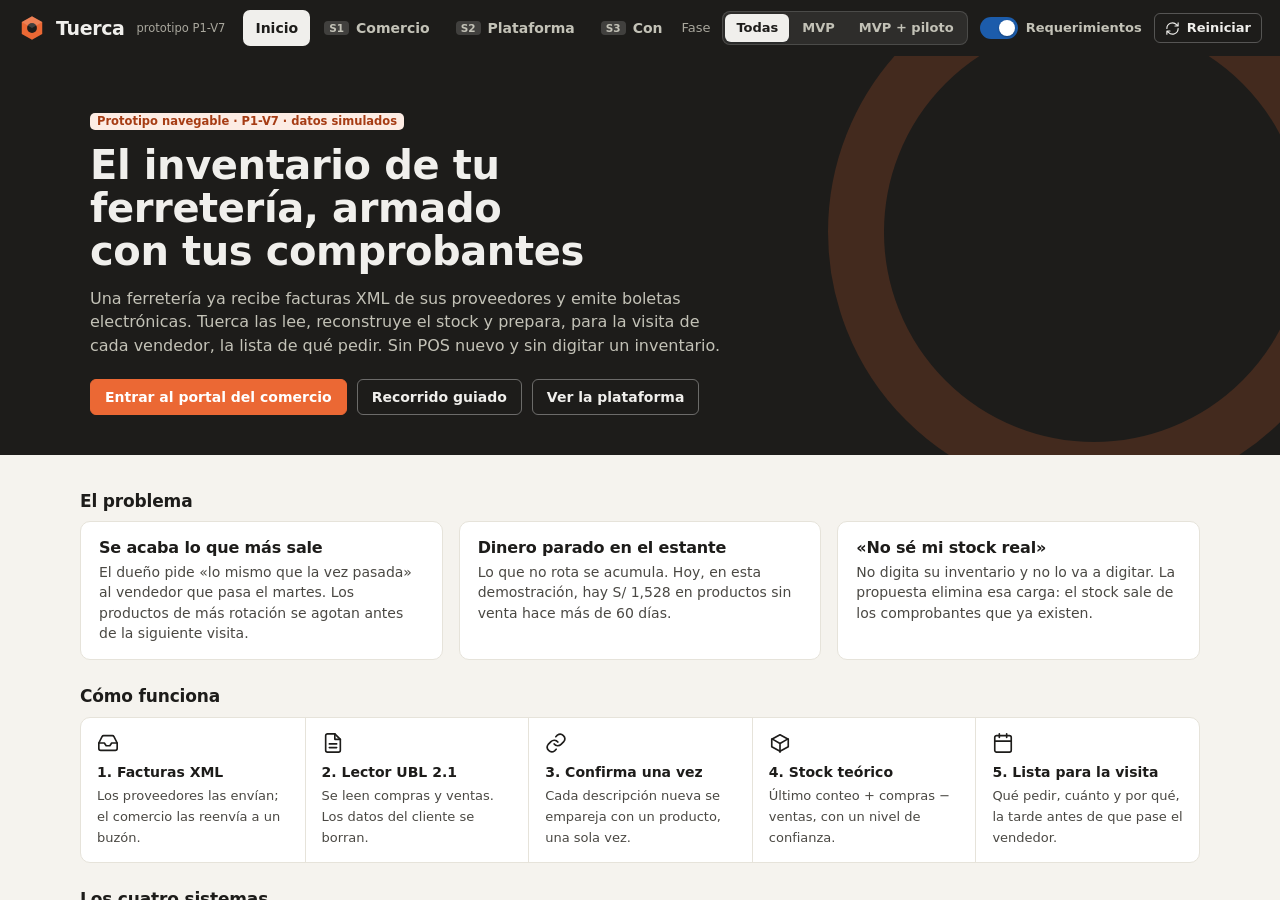
<file: 01-analisis-funcional/propuestas-tsp-antecedentes-upc/p1-inventarios-prediccion-demanda/prototipo/index.html>
<!DOCTYPE html>
<html lang="es">
<head>
<meta charset="utf-8">
<meta name="viewport" content="width=device-width, initial-scale=1">
<title>Tuerca — prototipo navegable P1-V7</title>
<meta name="description" content="Prototipo navegable (HTML, CSS y JavaScript) de P1-V7: reposición para ferreterías a partir de comprobantes electrónicos. Portal del comercio, plataforma, consola SaaS y vista de la marca. Datos simulados.">
<link rel="stylesheet" href="css/base.css">
<link rel="stylesheet" href="css/app.css">
</head>
<body>
<div id="app">
  <header class="shell-bar" id="shell"></header>
  <main id="view" tabindex="-1"></main>
</div>
<div id="toasts" aria-live="polite"></div>

<script src="js/util.js"></script>
<script src="js/gen.js"></script>
<script src="js/engine.js"></script>
<script src="js/requirements.js"></script>
<script src="js/icons.js"></script>
<script src="js/ui.js"></script>
<script src="js/charts.js"></script>
<script src="js/s1a.js"></script>
<script src="js/s1b.js"></script>
<script src="js/s1c.js"></script>
<script src="js/s2.js"></script>
<script src="js/s3.js"></script>
<script src="js/home.js"></script>
<script src="js/main.js"></script>
</body>
</html>
</file>
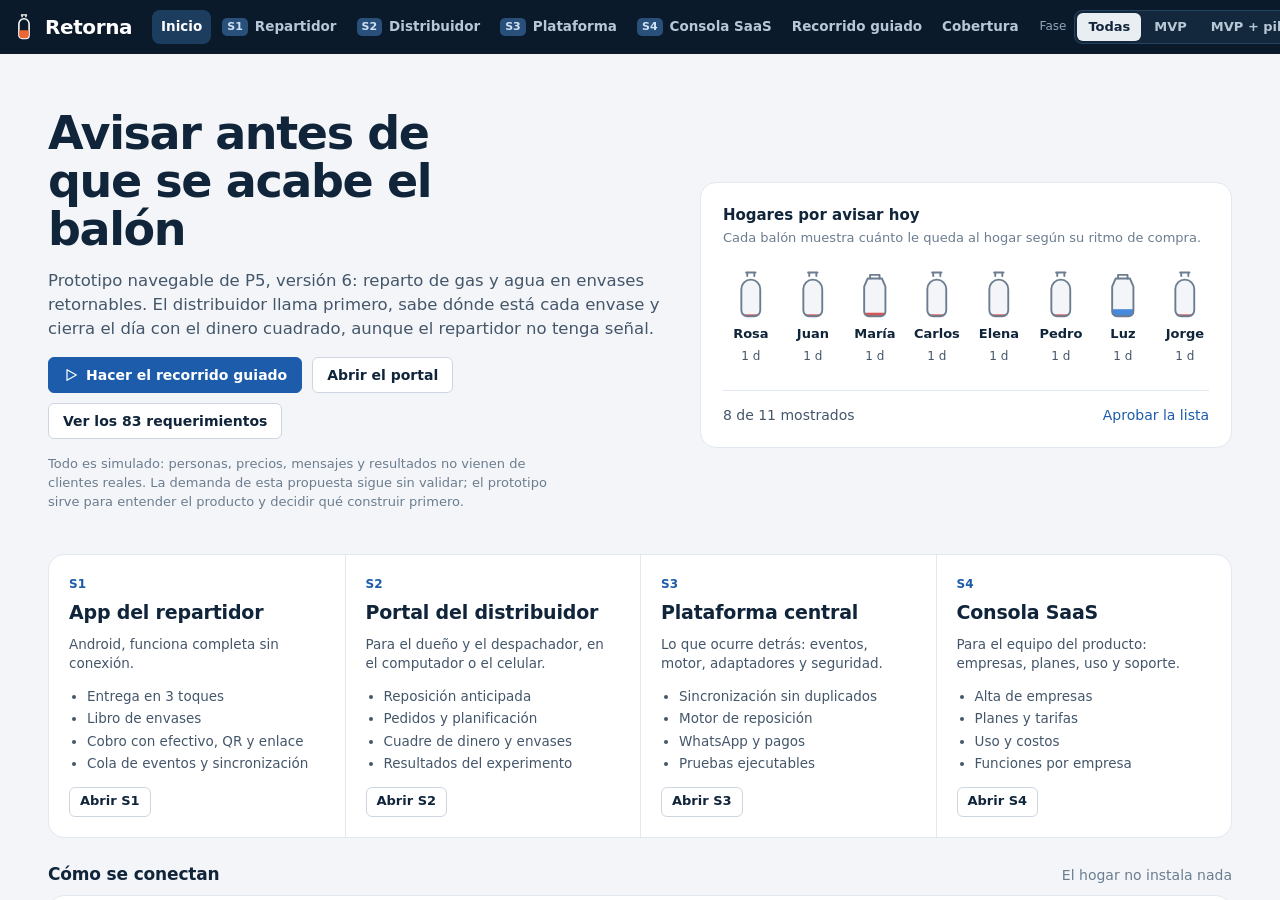
<file: 01-analisis-funcional/propuestas-tsp-antecedentes-upc/p5-pedidos-y-entregas-offline/prototipo/index.html>
<!DOCTYPE html>
<html lang="es">
<head>
<meta charset="utf-8">
<meta name="viewport" content="width=device-width, initial-scale=1">
<title>Retorna — prototipo navegable P5-V6</title>
<meta name="description" content="Prototipo navegable (HTML, CSS y JavaScript) de los cuatro sistemas de P5-V6: app del repartidor, portal del distribuidor, plataforma central y consola SaaS. Datos simulados.">
<link rel="stylesheet" href="css/base.css">
<link rel="stylesheet" href="css/portal.css">
<link rel="stylesheet" href="css/s1.css">
</head>
<body>
<div id="app">
  <header class="shell-bar" id="shell"></header>
  <main id="view" tabindex="-1"></main>
</div>
<div id="toasts" aria-live="polite"></div>

<script src="js/data.js"></script>
<script src="js/requirements.js"></script>
<script src="js/where.js"></script>
<script src="js/icons.js"></script>
<script src="js/store.js"></script>
<script src="js/ui.js"></script>
<script src="js/charts.js"></script>
<script src="js/home.js"></script>
<script src="js/s1.js"></script>
<script src="js/s2-core.js"></script>
<script src="js/s2-ops.js"></script>
<script src="js/s2-admin.js"></script>
<script src="js/s3.js"></script>
<script src="js/s4.js"></script>
<script src="js/main.js"></script>
</body>
</html>
</file>
<file: 01-analisis-funcional/propuestas-tsp-antecedentes-upc/p1-inventarios-prediccion-demanda/prototipo/css/base.css>
:root {
  --font-ui: "Segoe UI Variable Text", "Segoe UI", system-ui, -apple-system, Roboto, "Helvetica Neue", Arial, sans-serif;
  --font-display: "Segoe UI Variable Display", "Segoe UI", system-ui, -apple-system, Roboto, "Helvetica Neue", Arial, sans-serif;
  --ink: #1d1c1a; --ink-2: #4a4843; --ink-3: #75726b;
  --line: #e6e3da; --line-2: #d2cec2;
  --paper: #f5f3ee; --surface: #ffffff; --raised: #fbfaf7;
  --acc: #1c5cab; --acc-2: #184f95; --acc-soft: #e6eefa; --acc-line: #b7d3f6;
  --brand: #eb6834; --brand-ink: #a63c14; --brand-soft: #fdece4;
  --ok: #0ca30c; --ok-ink: #006300; --ok-soft: #e4f5e4;
  --warn: #fab219; --warn-ink: #7a5200; --warn-soft: #fff3d1;
  --bad: #d03b3b; --bad-ink: #a12626; --bad-soft: #fdeaea;
  --series-1: #2a78d6; --series-2: #eb6834; --series-3: #1baf7a; --series-4: #eda100; --series-5: #e87ba4;
  --seq-1: #cde2fb; --seq-2: #9ec5f4; --seq-3: #5598e7; --seq-4: #256abf; --seq-5: #104281;
  --p-mvp: #1d1c1a; --p-mvp-soft: #ebe8df;
  --p-pil: #7a5200; --p-pil-soft: #ffeebd;
  --p-fut: #553cc0; --p-fut-soft: #ebe7fb;
  --shadow-pop: 0 10px 34px rgba(29, 28, 26, .18), 0 1px 3px rgba(29, 28, 26, .12);
  --r-s: 6px; --r-m: 10px; --r-l: 16px;
  color-scheme: light;
}

[data-theme="dark"] {
  --ink: #f0efec; --ink-2: #c3c2b7; --ink-3: #8f8d84;
  --line: #2e2c28; --line-2: #403d37;
  --paper: #121110; --surface: #1b1a18; --raised: #211f1d;
  --acc: #7db3f0; --acc-2: #9cc6f6; --acc-soft: #172c44; --acc-line: #2b4d78;
  --brand: #f08a5d; --brand-ink: #f5a581; --brand-soft: #3a2218;
  --ok: #0ca30c; --ok-ink: #5fd35f; --ok-soft: #12301a;
  --warn: #fab219; --warn-ink: #f6c453; --warn-soft: #33290f;
  --bad: #e66767; --bad-ink: #f19a9a; --bad-soft: #3a1b1d;
  --series-1: #3987e5; --series-2: #d95926; --series-3: #199e70; --series-4: #c98500; --series-5: #d55181;
  --seq-1: #cde2fb; --seq-2: #9ec5f4; --seq-3: #5598e7; --seq-4: #256abf; --seq-5: #104281;
  --p-mvp: #f0efec; --p-mvp-soft: #2b2925;
  --p-pil: #f6c453; --p-pil-soft: #3a2f10;
  --p-fut: #b4a7f4; --p-fut-soft: #2b2650;
  --shadow-pop: 0 10px 34px rgba(0, 0, 0, .55);
  color-scheme: dark;
}

* { box-sizing: border-box; }
html, body { margin: 0; height: 100%; }
body { font-family: var(--font-ui); font-size: 14px; line-height: 1.45; color: var(--ink); background: var(--paper); -webkit-font-smoothing: antialiased; }
h1, h2, h3, h4 { margin: 0; font-family: var(--font-display); font-weight: 650; letter-spacing: -.01em; color: var(--ink); }
h1 { font-size: 28px; line-height: 1.15; }
h2 { font-size: 20px; line-height: 1.2; }
h3 { font-size: 16px; line-height: 1.25; }
h4 { font-size: 14px; font-family: var(--font-ui); font-weight: 650; }
p { margin: 0 0 8px; }
a { color: var(--acc); text-decoration: none; }
a:hover { text-decoration: underline; }
b, strong { font-weight: 650; }
small { font-size: 12px; color: var(--ink-3); }
.mut { color: var(--ink-3); } .mut2 { color: var(--ink-2); }
.num { font-variant-numeric: tabular-nums; }
.right { text-align: right; } .center { text-align: center; }
.row { display: flex; align-items: center; gap: 10px; } .row.wrap { flex-wrap: wrap; } .row.sb { justify-content: space-between; }
.col { display: flex; flex-direction: column; gap: 10px; }
.grow { flex: 1; min-width: 0; }
.gap-s { gap: 6px; } .gap-l { gap: 18px; }
.mt { margin-top: 16px; } .mt-s { margin-top: 8px; } .mt-l { margin-top: 28px; }
.lead { font-size: 15px; color: var(--ink-2); max-width: 70ch; }
.ic { flex: none; vertical-align: middle; }
:focus-visible { outline: 2px solid var(--acc); outline-offset: 2px; border-radius: 4px; }
[hidden] { display: none !important; }
@media (prefers-reduced-motion: reduce) { * { animation: none !important; transition: none !important; } }

/* botones */
.btn { font: inherit; font-weight: 600; display: inline-flex; align-items: center; justify-content: center; gap: 7px; border: 1px solid var(--line-2); background: var(--surface); color: var(--ink); height: 36px; padding: 0 14px; border-radius: var(--r-s); cursor: pointer; white-space: nowrap; transition: background .12s, border-color .12s; position: relative; }
.btn:hover { background: var(--paper); border-color: var(--ink-3); }
.btn:disabled, .btn[aria-disabled="true"] { opacity: .5; cursor: not-allowed; }
.btn-primary { background: var(--ink); border-color: var(--ink); color: var(--surface); }
.btn-primary:hover { background: var(--ink-2); border-color: var(--ink-2); }
.btn-brand { background: var(--brand); border-color: var(--brand); color: #fff; }
.btn-brand:hover { background: #d95a27; border-color: #d95a27; }
.btn-ghost { border-color: transparent; background: transparent; }
.btn-ghost:hover { background: var(--paper); border-color: transparent; }
.btn-danger { color: var(--bad-ink); border-color: var(--bad); background: var(--surface); }
.btn-danger:hover { background: var(--bad-soft); }
.btn-sm { height: 30px; padding: 0 10px; font-size: 13px; }
.btn-icon { width: 34px; padding: 0; }
.btn-block { width: 100%; }

/* campos */
.field { display: flex; flex-direction: column; gap: 5px; margin-bottom: 12px; min-width: 0; }
.field > label { font-weight: 600; font-size: 13px; color: var(--ink-2); }
.field > small { color: var(--ink-3); }
.input, .select, .textarea { font: inherit; color: var(--ink); background: var(--surface); border: 1px solid var(--line-2); border-radius: var(--r-s); height: 36px; padding: 0 10px; width: 100%; min-width: 0; }
.textarea { height: auto; padding: 8px 10px; resize: vertical; min-height: 72px; }
.select { padding-right: 26px; }
.select.sm, .input.sm { height: 30px; font-size: 13px; }
.input:focus, .select:focus, .textarea:focus { border-color: var(--acc); outline: 2px solid var(--acc-soft); }
.form2 { display: grid; grid-template-columns: 1fr 1fr; gap: 0 14px; }
.form3 { display: grid; grid-template-columns: 1fr 1fr 1fr; gap: 0 14px; }
.check { display: flex; gap: 9px; align-items: flex-start; font-weight: 500; cursor: pointer; }
.check input { margin-top: 3px; accent-color: var(--acc); width: 16px; height: 16px; }
.switch { position: relative; width: 38px; height: 22px; flex: none; }
.switch input { opacity: 0; width: 100%; height: 100%; position: absolute; margin: 0; cursor: pointer; z-index: 1; }
.switch i { position: absolute; inset: 0; background: var(--line-2); border-radius: 20px; transition: .15s; }
.switch i::after { content: ""; position: absolute; left: 3px; top: 3px; width: 16px; height: 16px; border-radius: 50%; background: #fff; transition: .15s; box-shadow: 0 1px 2px rgba(0,0,0,.3); }
.switch input:checked + i { background: var(--acc); }
.switch input:checked + i::after { transform: translateX(16px); }
.switch input:disabled + i { opacity: .5; }
.setting { display: flex; align-items: center; justify-content: space-between; gap: 18px; padding: 12px 0; border-bottom: 1px solid var(--line); }
.setting:last-child { border-bottom: 0; }
.setting b { display: block; }
.setting span.d { color: var(--ink-3); font-size: 13px; }

/* segmentado y pestañas */
.seg { display: inline-flex; background: var(--paper); border: 1px solid var(--line); border-radius: 8px; padding: 2px; gap: 2px; }
.seg button { font: inherit; font-weight: 600; font-size: 13px; border: 0; background: transparent; color: var(--ink-2); padding: 5px 11px; border-radius: 6px; cursor: pointer; white-space: nowrap; }
.seg button.on { background: var(--surface); color: var(--ink); box-shadow: 0 1px 2px rgba(16,36,58,.16); }
.tabs { display: flex; gap: 4px; border-bottom: 1px solid var(--line); margin: 0 0 18px; overflow-x: auto; }
.tabs a { position: relative; padding: 9px 13px; color: var(--ink-2); font-weight: 600; white-space: nowrap; border-bottom: 2px solid transparent; margin-bottom: -1px; display: flex; gap: 7px; align-items: center; }
.tabs a:hover { color: var(--ink); text-decoration: none; background: var(--paper); border-radius: 6px 6px 0 0; }
.tabs a.on { color: var(--ink); border-bottom-color: var(--acc); }
.tabs .count { background: var(--paper); border: 1px solid var(--line); color: var(--ink-2); border-radius: 10px; padding: 0 7px; font-size: 12px; }

/* píldoras de estado (siempre con icono y texto) */
.pill { display: inline-flex; align-items: center; gap: 5px; font-size: 12px; font-weight: 600; padding: 2px 9px 2px 7px; border-radius: 999px; white-space: nowrap; line-height: 18px; }
.pill .ic { margin-left: 0; }
.st-ok { background: var(--ok-soft); color: var(--ok-ink); }
.st-warn { background: var(--warn-soft); color: var(--warn-ink); }
.st-bad { background: var(--bad-soft); color: var(--bad-ink); }
.st-info { background: var(--acc-soft); color: var(--acc); }
.st-mute { background: var(--paper); color: var(--ink-2); border: 1px solid var(--line); }
.st-llama { background: var(--brand-soft); color: var(--brand-ink); }
.pill.prio-debe { background: var(--p-mvp-soft); color: var(--p-mvp); }
.pill.prio-deberia { background: var(--p-pil-soft); color: var(--p-pil); }
.pill.prio-podria { background: var(--p-fut-soft); color: var(--p-fut); }
.avatar { display: inline-grid; place-items: center; width: 30px; height: 30px; border-radius: 50%; background: var(--acc-soft); color: var(--acc); font-weight: 700; font-size: 12px; flex: none; }

/* paneles, secciones y bandas */
.panel { background: var(--surface); border: 1px solid var(--line); border-radius: var(--r-m); }
.panel-h { display: flex; align-items: center; justify-content: space-between; gap: 12px; padding: 14px 18px; border-bottom: 1px solid var(--line); }
.panel-h h3 { font-size: 15px; }
.panel-b { padding: 16px 18px; }
.sect { margin-top: 26px; }
.sect > .sect-h { display: flex; align-items: baseline; justify-content: space-between; gap: 14px; margin-bottom: 10px; }
.sect > .sect-h h2 { font-size: 17px; }
.grid2 { display: grid; grid-template-columns: 1fr 1fr; gap: 20px; }
.grid3 { display: grid; grid-template-columns: repeat(3, 1fr); gap: 20px; }
.grid-main { display: grid; grid-template-columns: minmax(0, 1.6fr) minmax(0, 1fr); gap: 22px; }
.note { border-left: 3px solid var(--acc); background: var(--acc-soft); padding: 10px 14px; border-radius: 0 var(--r-s) var(--r-s) 0; color: var(--ink); font-size: 13px; }
.note.warn { border-color: var(--warn); background: var(--warn-soft); }
.note.bad { border-color: var(--bad); background: var(--bad-soft); }
.note.ok { border-color: var(--ok); background: var(--ok-soft); }
.kv { display: grid; grid-template-columns: 150px 1fr; gap: 6px 14px; font-size: 13px; margin: 0; }
.kv dt { color: var(--ink-3); } .kv dd { margin: 0; }
.empty { text-align: center; padding: 34px 18px; color: var(--ink-3); }
.empty b { display: block; color: var(--ink); margin: 8px 0 2px; }
.empty-ic { display: inline-grid; place-items: center; width: 52px; height: 52px; border-radius: 50%; background: var(--paper); color: var(--ink-3); }
.code { font-family: ui-monospace, "Cascadia Mono", Consolas, monospace; font-size: 12px; background: var(--paper); border: 1px solid var(--line); border-radius: var(--r-s); padding: 10px 12px; white-space: pre-wrap; word-break: break-all; color: var(--ink-2); }
.kbd { font-family: ui-monospace, Consolas, monospace; font-size: 12px; background: var(--paper); border: 1px solid var(--line); border-radius: 4px; padding: 0 5px; }

/* tira de indicadores (sin tarjetas repetidas) */
.kpis { display: grid; grid-template-columns: repeat(var(--n, 4), 1fr); border: 1px solid var(--line); border-radius: var(--r-m); background: var(--surface); }
.kpi { padding: 14px 18px; border-left: 1px solid var(--line); min-width: 0; }
.kpi:first-child { border-left: 0; }
.kpi .l { color: var(--ink-2); font-size: 13px; display: flex; align-items: center; gap: 6px; }
.kpi .v { font-size: 28px; font-weight: 650; letter-spacing: -.02em; line-height: 1.15; margin-top: 4px; }
.kpi .d { font-size: 12.5px; color: var(--ink-3); margin-top: 2px; display: flex; gap: 8px; align-items: center; }
.kpi .v small { font-size: 14px; font-weight: 500; color: var(--ink-3); margin-left: 3px; }
.up { color: var(--ok-ink); font-weight: 600; } .dn { color: var(--bad-ink); font-weight: 600; }

/* tablas */
.tbl-bar { display: flex; align-items: center; gap: 10px; flex-wrap: wrap; margin-bottom: 10px; }
.tbl-count { color: var(--ink-3); font-size: 13px; margin-left: auto; }
.search { display: flex; align-items: center; gap: 8px; background: var(--surface); border: 1px solid var(--line-2); border-radius: var(--r-s); padding: 0 10px; height: 32px; min-width: 220px; color: var(--ink-3); }
.search input { border: 0; outline: 0; background: transparent; font: inherit; color: var(--ink); width: 100%; }
.search:focus-within { border-color: var(--acc); outline: 2px solid var(--acc-soft); }
.tbl-wrap { overflow-x: auto; border: 1px solid var(--line); border-radius: var(--r-m); background: var(--surface); }
table { border-collapse: collapse; width: 100%; font-size: 13.5px; }
th { text-align: left; font-weight: 600; color: var(--ink-2); font-size: 12.5px; padding: 9px 12px; border-bottom: 1px solid var(--line-2); background: var(--raised); white-space: nowrap; user-select: none; }
th[data-ts] { cursor: pointer; } th[data-ts]:hover { color: var(--ink); }
td { padding: 9px 12px; border-bottom: 1px solid var(--line); vertical-align: middle; }
tr:last-child td { border-bottom: 0; }
tr.click { cursor: pointer; } tr.click:hover td { background: var(--paper); }
th.right, td.right { text-align: right; } th.center, td.center { text-align: center; }
td .sub { display: block; color: var(--ink-3); font-size: 12.5px; }
.tbl-empty { text-align: center; color: var(--ink-3); padding: 28px !important; }
.tbl-pg { display: flex; align-items: center; justify-content: center; gap: 14px; padding: 10px; color: var(--ink-3); }
tr.struck td { color: var(--ink-3); text-decoration: line-through; }
tr.rf-el[data-prio="deberia"] td:first-child { box-shadow: inset 3px 0 0 var(--warn); }
tr.rf-el[data-prio="podria"] td:first-child { box-shadow: inset 3px 0 0 var(--p-fut); }
tr.rf-gated td { opacity: .45; }

/* modales */
.overlay { position: fixed; inset: 0; z-index: 90; background: rgba(20, 18, 14, .55); display: grid; place-items: center; padding: 20px; animation: fade .15s; }
@keyframes fade { from { opacity: 0; } }
.modal { background: var(--surface); color: var(--ink); border-radius: var(--r-l); width: min(520px, 100%); max-height: calc(100vh - 40px); display: flex; flex-direction: column; box-shadow: var(--shadow-pop); animation: rise .18s; }
@keyframes rise { from { transform: translateY(8px); opacity: .6; } }
.modal.wide { width: min(860px, 100%); }
.modal-h { display: flex; justify-content: space-between; align-items: center; padding: 14px 18px 10px; }
.modal-h h3 { font-size: 17px; }
.modal-b { padding: 4px 18px 16px; overflow: auto; }
.modal-f { display: flex; justify-content: flex-end; gap: 8px; padding: 12px 18px; border-top: 1px solid var(--line); }
.drawer-ov { place-items: stretch end; padding: 0; }
.modal.drawer { width: min(480px, 100%); max-height: 100vh; height: 100vh; border-radius: 0; animation: slide .2s; }
@keyframes slide { from { transform: translateX(24px); opacity: .6; } }
.rfdoc { padding: 10px 0 14px; border-bottom: 1px solid var(--line); }
.rfdoc:last-child { border-bottom: 0; }
.rfdoc-h { display: flex; align-items: center; gap: 10px; margin-bottom: 6px; }
.rfdoc dl { display: grid; grid-template-columns: 140px 1fr; gap: 4px 12px; margin: 8px 0 0; font-size: 13px; }
.rfdoc dt { color: var(--ink-3); } .rfdoc dd { margin: 0; }

/* toasts y tooltip */
#toasts { position: fixed; z-index: 120; left: 50%; bottom: 22px; transform: translateX(-50%); display: flex; flex-direction: column; gap: 8px; align-items: center; pointer-events: none; }
.toast { display: flex; gap: 10px; align-items: center; background: var(--ink); color: var(--paper); padding: 10px 16px; border-radius: 10px; box-shadow: var(--shadow-pop); animation: rise .2s; max-width: min(560px, 92vw); font-weight: 500; }
[data-theme="dark"] .toast { background: #f0efec; color: #1d1c1a; }
.toast.ok .ic { color: #5fd35f; } .toast.bad .ic { color: #f19a9a; }
.toast.out { opacity: 0; transition: opacity .25s; }
.tip { position: fixed; z-index: 130; max-width: 320px; background: #1d1c1a; color: #fff; font-size: 12.5px; padding: 6px 10px; border-radius: 7px; pointer-events: none; white-space: pre-line; box-shadow: var(--shadow-pop); }

/* etiquetas de requerimiento y fases */
.rf-el { position: relative; }
.rfchip { position: absolute; top: -9px; right: 8px; z-index: 3; display: inline-flex; align-items: center; gap: 5px; height: 17px; padding: 0 7px 0 5px; border-radius: 9px; border: 1px solid transparent; font: 600 10.5px/1 var(--font-ui); cursor: pointer; white-space: nowrap; letter-spacing: 0; }
.rfchip i { width: 6px; height: 6px; border-radius: 50%; background: currentColor; }
.rfchip.prio-debe { background: var(--p-mvp-soft); color: var(--p-mvp); border-color: var(--line-2); }
.rfchip.prio-deberia { background: var(--p-pil-soft); color: var(--p-pil); border-color: #f2d27a; }
.rfchip.prio-podria { background: var(--p-fut-soft); color: var(--p-fut); border-color: #cbbff3; }
.rfchip:hover { filter: brightness(.95); }
.rf-gated { opacity: .42; cursor: not-allowed; filter: grayscale(.5); }
.rf-gated * { pointer-events: none; }
.rf-gated .rfchip { pointer-events: auto; }
.rf-gated::after { content: ""; position: absolute; inset: 0; background: repeating-linear-gradient(135deg, transparent 0 8px, rgba(120,120,140,.07) 8px 16px); border-radius: inherit; pointer-events: none; }
.rf-el[data-prio="deberia"]:not(.rf-gated):not(tr):not(.rfplain) { outline: 1px dashed #e8c15a; outline-offset: 2px; border-radius: 4px; }
.rf-el[data-prio="podria"]:not(.rf-gated):not(tr):not(.rfplain) { outline: 1px dashed #b7a8f0; outline-offset: 2px; border-radius: 4px; }
body.no-rf .rf-el { outline: none !important; }

/* gráficos */
.ch { margin: 0; }
.ch figcaption { display: flex; justify-content: space-between; align-items: flex-start; gap: 12px; margin-bottom: 8px; }
.ch figcaption b { display: block; font-size: 14px; }
.ch figcaption span { color: var(--ink-3); font-size: 12.5px; }
.ch-note { color: var(--ink-3); font-size: 12.5px; margin: 8px 0 0; }
.ch-table table { font-size: 12.5px; }
.svgc { width: 100%; height: auto; display: block; overflow: visible; }
.svgc .grid { stroke: var(--line); stroke-width: 1; }
.svgc .base { stroke: var(--line-2); stroke-width: 1; }
.svgc .zero { stroke: var(--ink-3); stroke-width: 1; }
.svgc .axis { fill: var(--ink-3); font: 11px var(--font-ui); }
.svgc .rowl { fill: var(--ink-2); font: 600 12.5px var(--font-ui); }
.svgc .dlabel, .svgc .vlabel { fill: var(--ink); font: 600 12px var(--font-ui); }
.svgc .ring { stroke: var(--surface); stroke-width: 2; }
.svgc .hit { fill: transparent; }
.svgc .col:hover path, .svgc .col:focus path { filter: brightness(1.12); }
.svgc .col:focus { outline: none; }
.svgc .hit:hover, .svgc .hit:focus { fill: rgba(120, 140, 160, .12); outline: none; }
.legend { list-style: none; padding: 0; margin: 10px 0 0; display: flex; flex-wrap: wrap; gap: 6px 16px; font-size: 12.5px; color: var(--ink-2); }
.legend li { display: flex; align-items: center; gap: 6px; }
.legend i { width: 10px; height: 10px; border-radius: 3px; display: inline-block; }
.hbars { display: flex; flex-direction: column; gap: 8px; }
.hb { display: grid; grid-template-columns: minmax(90px, 160px) 1fr 54px; align-items: center; gap: 10px; font-size: 13px; }
.hb-l { color: var(--ink-2); overflow: hidden; text-overflow: ellipsis; white-space: nowrap; }
.hb-t { height: 14px; display: flex; }
.hb-f { height: 14px; border-radius: 0 4px 4px 0; display: block; }
.hb-v { font-weight: 600; text-align: right; font-variant-numeric: tabular-nums; }
.segbar { display: flex; gap: 2px; height: 8px; border-radius: 4px; overflow: hidden; min-width: 90px; background: var(--paper); }
.segbar i { display: block; height: 100%; }
.segbar.tall { height: 28px; border-radius: 6px; }
.segbar.tall i { border-radius: 4px; display: flex; align-items: center; padding-left: 8px; }
.segbar.tall em { color: #fff; font: 600 12px var(--font-ui); font-style: normal; }
.spark { display: block; }

/* utilidades de contenido */
.dot { width: 8px; height: 8px; border-radius: 50%; display: inline-block; background: var(--ink-3); }
.dot.ok { background: var(--ok); } .dot.warn { background: var(--warn); } .dot.bad { background: var(--bad); } .dot.info { background: var(--acc); }
.tag { font-size: 12px; color: var(--ink-2); background: var(--paper); border: 1px solid var(--line); border-radius: 5px; padding: 1px 7px; }
.divider { height: 1px; background: var(--line); margin: 14px 0; }
.stack > * + * { margin-top: 10px; }
.scroll-y { overflow-y: auto; }
.pop-in { animation: rise .2s; }
@media (max-width: 900px) { .grid2, .grid3, .grid-main, .form2, .form3 { grid-template-columns: minmax(0, 1fr); } .kpis { grid-template-columns: repeat(2, minmax(0, 1fr)); } .kpi:nth-child(odd) { border-left: 0; } .kpi { border-top: 1px solid var(--line); } .kpi:nth-child(-n+2) { border-top: 0; } }

/* los avisos no deben tapar el teléfono de S1 */
#toasts { top: 64px; bottom: auto; }
.toast { box-shadow: 0 6px 24px rgba(16, 36, 58, .28); }
.tbl-bar .select { width: auto; min-width: 150px; max-width: 240px; }
</file>
<file: 01-analisis-funcional/propuestas-tsp-antecedentes-upc/p1-inventarios-prediccion-demanda/prototipo/css/app.css>
/* Tuerca — marco, portal del comercio (S1), consola técnica (S2), consola SaaS (S3), vista de la marca (S4), inicio y cobertura */
#app { display: flex; flex-direction: column; height: 100vh; }
main#view { flex: 1; overflow-y: auto; min-height: 0; outline: none; background: var(--paper); color: var(--ink); }
.btn-wrap { white-space: normal; height: auto; min-height: 30px; padding: 6px 10px; text-align: center; line-height: 1.25; }

/* ---- marco ---- */
.shell-bar { flex: none; display: flex; align-items: center; gap: 18px; padding: 0 18px; height: 56px; background: #1d1c1a; color: #f0efec; position: relative; z-index: 40; }
.shell-bar a { color: inherit; }
.brand { display: flex; align-items: center; gap: 10px; font: 700 19px/1 var(--font-display); letter-spacing: -.02em; white-space: nowrap; }
.brand:hover { text-decoration: none; }
.brand small { font: 500 11.5px var(--font-ui); color: #a9a79d; letter-spacing: 0; margin-left: 2px; }
.nut { width: 28px; height: 28px; }
.sys-tabs { display: flex; gap: 2px; overflow-x: auto; flex: 1; min-width: 0; scrollbar-width: none; }
.sys-tabs a { display: flex; align-items: center; gap: 7px; padding: 8px 12px; border-radius: 7px; color: #c3c2b7; font-weight: 600; white-space: nowrap; }
.sys-tabs a:hover { background: rgba(255, 255, 255, .08); text-decoration: none; color: #fff; }
.sys-tabs a.on { background: #f0efec; color: #1d1c1a; }
.sid { font: 700 10.5px var(--font-ui); background: rgba(255, 255, 255, .16); border-radius: 4px; padding: 1px 5px; }
.sys-tabs a.on .sid { background: var(--brand); color: #fff; }
.shell-tools { display: flex; align-items: center; gap: 12px; flex: none; font-size: 13px; }
.shell-tools .lbl { color: #a9a79d; }
.shell-tools .seg { background: rgba(255, 255, 255, .08); border-color: rgba(255, 255, 255, .14); }
.shell-tools .seg button { color: #c3c2b7; }
.shell-tools .seg button.on { background: #f0efec; color: #1d1c1a; }
.shell-tools .tg { display: flex; align-items: center; gap: 8px; cursor: pointer; color: #c3c2b7; font-weight: 600; }
.shell-tools .btn { background: transparent; color: #f0efec; border-color: rgba(255, 255, 255, .25); }
.shell-tools .btn:hover { background: rgba(255, 255, 255, .1); }
.shell-tools select { background: rgba(255, 255, 255, .08); color: #f0efec; border: 1px solid rgba(255, 255, 255, .2); border-radius: 7px; height: 32px; padding: 0 8px; font: inherit; font-weight: 600; }
.shell-tools select option { color: #1d1c1a; }
.sim-pop { position: fixed; top: 62px; right: 14px; z-index: 100; width: 330px; background: var(--surface); color: var(--ink); border: 1px solid var(--line-2); border-radius: var(--r-m); padding: 14px 16px; box-shadow: var(--shadow-pop); }
@media (max-width: 1180px) { .shell-tools .lbl, .brand small { display: none; } }
@media (max-width: 980px) { .shell-tools .tg { display: none; } .shell-bar { gap: 10px; } }

/* ---- portal del comercio (S1) ---- */
.app-s1 { display: grid; grid-template-columns: 236px minmax(0, 1fr); min-height: 100%; }
.side { background: var(--surface); border-right: 1px solid var(--line); padding: 16px 12px; position: sticky; top: 0; align-self: start; height: calc(100vh - 56px); overflow-y: auto; }
.side .who { display: flex; gap: 10px; align-items: center; padding: 6px 8px 14px; border-bottom: 1px solid var(--line); margin-bottom: 10px; }
.side .who b { display: block; line-height: 1.2; } .side .who small { display: block; line-height: 1.25; }
.side nav { display: flex; flex-direction: column; gap: 2px; }
.side nav a { display: flex; align-items: center; gap: 10px; padding: 8px 10px; border-radius: 8px; color: var(--ink-2); font-weight: 600; position: relative; }
.side nav a:hover { background: var(--paper); text-decoration: none; color: var(--ink); }
.side nav a.on { background: var(--ink); color: var(--surface); }
.side nav a .count { margin-left: auto; font-size: 11.5px; background: var(--brand); color: #fff; border-radius: 10px; padding: 0 7px; font-weight: 700; }
.side nav a.on .count { background: var(--brand); }
.side nav .sep { height: 1px; background: var(--line); margin: 8px 6px; }
.side nav a.blocked { opacity: .4; pointer-events: none; }
.side .foot { margin-top: 14px; padding: 10px; border-radius: 8px; background: var(--paper); font-size: 12.5px; color: var(--ink-2); }
.page { padding: 24px 30px 60px; max-width: 1240px; width: 100%; }
.pagehead { display: flex; justify-content: space-between; align-items: flex-end; gap: 16px; margin-bottom: 18px; flex-wrap: wrap; }
.pagehead h1 { font-size: 26px; } .pagehead p { margin: 4px 0 0; color: var(--ink-2); max-width: 74ch; }
.pagehead .acts { display: flex; gap: 8px; flex-wrap: wrap; }
@media (max-width: 900px) {
  .app-s1 { grid-template-columns: minmax(0, 1fr); }
  .side { position: static; height: auto; border-right: 0; border-bottom: 1px solid var(--line); padding: 8px; }
  .side .who, .side .foot { display: none; }
  .side nav { flex-direction: row; overflow-x: auto; gap: 4px; }
  .side nav a { white-space: nowrap; padding: 8px 12px; } .side nav .sep { display: none; }
  .page { padding: 16px 14px 50px; }
}

/* ---- piezas comunes ---- */
.hero-n { font: 650 56px/1 var(--font-display); letter-spacing: -.03em; }
.hero-n small { font-size: 22px; color: var(--ink-3); font-weight: 500; margin-left: 4px; letter-spacing: 0; }
.cardrow { display: grid; grid-template-columns: repeat(auto-fit, minmax(250px, 1fr)); gap: 16px; }
.card { background: var(--surface); border: 1px solid var(--line); border-radius: var(--r-m); padding: 16px 18px; }
.card h3 { margin-bottom: 4px; } .card p:last-child { margin-bottom: 0; }
.cf { display: inline-flex; align-items: center; gap: 6px; font-weight: 600; font-size: 12.5px; white-space: nowrap; }
.cf::before { content: ""; width: 9px; height: 9px; border-radius: 50%; background: currentColor; }
.cf.alta { color: var(--ok-ink); } .cf.media { color: var(--warn-ink); }
.cf.baja { color: var(--bad-ink); } .cf.desconocida, .cf.requiere { color: var(--ink-2); }
.cf.alta::before { background: var(--ok); } .cf.media::before { background: var(--warn); } .cf.baja::before { background: var(--bad); }
.cf.desconocida::before { background: transparent; border: 2px solid var(--ink-3); } .cf.requiere::before { background: transparent; border: 2px dashed var(--bad); }
.cls { display: inline-grid; place-items: center; width: 20px; height: 20px; border-radius: 5px; font: 700 11.5px var(--font-ui); background: var(--paper); border: 1px solid var(--line-2); color: var(--ink-2); }
.cls.A { background: var(--ink); color: var(--surface); border-color: var(--ink); }
.cls.B { background: var(--p-mvp-soft); color: var(--ink); }
.mono { font-family: ui-monospace, "Cascadia Mono", Consolas, monospace; font-size: 12px; }
.chip-r { display: inline-flex; padding: 0 7px; border-radius: 5px; font-size: 11.5px; font-weight: 600; background: var(--brand-soft); color: var(--brand-ink); }
.empty-note { color: var(--ink-3); text-align: center; padding: 22px; }
.sticky-act { position: sticky; bottom: 0; background: linear-gradient(transparent, var(--paper) 30%); padding: 16px 0 4px; display: flex; justify-content: flex-end; gap: 8px; }
.name b { display: block; line-height: 1.25; } .name small { display: block; }
label.check.rf-el > .rfchip { position: static; align-self: center; margin-left: 8px; }
.prov-grid { display: grid; grid-template-columns: repeat(auto-fit, minmax(190px, 1fr)); gap: 10px; }
.prov-grid .prov-tab { min-width: 0; }
.modal.drawer.wide { width: min(760px, 100%); }
td.num, th.num { font-variant-numeric: tabular-nums; }
input[type="number"].input { text-align: right; }
.qty { display: inline-flex; align-items: center; border: 1px solid var(--line-2); border-radius: 8px; overflow: hidden; background: var(--surface); }
.qty button { border: 0; background: transparent; width: 30px; height: 32px; cursor: pointer; color: var(--ink-2); font-size: 16px; }
.qty button:hover { background: var(--paper); }
.qty input { width: 52px; border: 0; text-align: center; height: 32px; font: inherit; font-weight: 650; background: transparent; color: var(--ink); }
.steps { counter-reset: s; list-style: none; margin: 0; padding: 0; display: flex; flex-direction: column; gap: 10px; }
.steps li { counter-increment: s; display: grid; grid-template-columns: 28px 1fr; gap: 10px; align-items: start; }
.steps li::before { content: counter(s); width: 24px; height: 24px; border-radius: 50%; background: var(--ink); color: var(--surface); display: grid; place-items: center; font-weight: 700; font-size: 12px; margin-top: 1px; }
.mailbox { display: flex; gap: 8px; align-items: center; background: var(--paper); border: 1px dashed var(--line-2); border-radius: 8px; padding: 8px 10px; font-family: ui-monospace, Consolas, monospace; font-size: 13px; word-break: break-all; }
.mailbox button { margin-left: auto; }
.drop { border: 2px dashed var(--line-2); border-radius: var(--r-m); background: var(--surface); padding: 22px; text-align: center; color: var(--ink-2); transition: .12s; }
.drop.over { border-color: var(--acc); background: var(--acc-soft); }
.drop b { display: block; color: var(--ink); font-size: 15px; margin: 6px 0 2px; }
.sample { display: flex; align-items: center; gap: 10px; padding: 9px 12px; border: 1px solid var(--line); border-radius: 8px; background: var(--surface); text-align: left; width: 100%; font: inherit; cursor: pointer; color: var(--ink); }
.sample:hover { border-color: var(--ink-3); background: var(--raised); }
.sample span { flex: 1; min-width: 0; } .sample small { display: block; }
.res { border-radius: 10px; padding: 12px 14px; border: 1px solid var(--line); background: var(--surface); }
.res.ok { border-color: var(--ok); background: var(--ok-soft); } .res.warn { border-color: var(--warn); background: var(--warn-soft); } .res.bad { border-color: var(--bad); background: var(--bad-soft); }
.res ul { margin: 6px 0 0 18px; padding: 0; font-size: 13px; }
.xmlbox { background: #1b1a18; color: #e6e3da; border-radius: 10px; padding: 14px 16px; font: 12px/1.55 ui-monospace, "Cascadia Mono", Consolas, monospace; overflow: auto; max-height: 420px; white-space: pre; }
.xmlbox .t { color: #7db3f0; } .xmlbox .a { color: #f6c453; } .xmlbox .s { color: #8fd18f; } .xmlbox .x { color: #f08a5d; font-weight: 700; background: rgba(240, 138, 93, .15); }
/* pares */
.pairs { display: grid; grid-template-columns: minmax(320px, 1fr) minmax(0, 1.4fr); gap: 20px; align-items: start; }
.qlist { display: flex; flex-direction: column; border: 1px solid var(--line); border-radius: var(--r-m); background: var(--surface); max-height: 640px; overflow-y: auto; }
.qitem { display: block; text-align: left; border: 0; border-bottom: 1px solid var(--line); background: transparent; padding: 11px 14px; font: inherit; color: var(--ink); cursor: pointer; width: 100%; }
.qitem:last-child { border-bottom: 0; } .qitem:hover { background: var(--paper); } .qitem.on { background: var(--acc-soft); box-shadow: inset 3px 0 0 var(--acc); }
.qitem b { display: block; line-height: 1.3; word-break: break-word; } .qitem small { display: flex; gap: 8px; margin-top: 2px; flex-wrap: wrap; }
.cand { display: grid; grid-template-columns: 1fr auto; align-items: center; gap: 12px; padding: 11px 13px; border: 1px solid var(--line-2); border-radius: 10px; background: var(--surface); text-align: left; width: 100%; font: inherit; color: var(--ink); cursor: pointer; }
.cand:hover { border-color: var(--ink-3); } .cand.on { border-color: var(--acc); box-shadow: 0 0 0 2px var(--acc-soft); }
.cand .sc { width: 120px; height: 7px; border-radius: 4px; background: var(--paper); overflow: hidden; display: block; margin-top: 4px; }
.cand .sc i { display: block; height: 100%; background: var(--series-1); border-radius: 4px; }
@media (max-width: 960px) { .pairs { grid-template-columns: minmax(0, 1fr); } }
/* conteo (móvil) */
.phone { width: 360px; max-width: 100%; margin: 0 auto; background: var(--surface); border: 1px solid var(--line-2); border-radius: 30px; padding: 14px 12px 18px; box-shadow: var(--shadow-pop); }
.phone .bar { display: flex; justify-content: space-between; font-size: 12px; color: var(--ink-3); padding: 0 10px 8px; }
.phone .scr { background: var(--paper); border-radius: 20px; padding: 14px; min-height: 480px; }
.bigin { width: 100%; height: 76px; font: 700 40px var(--font-display); text-align: center; border: 2px solid var(--line-2); border-radius: 14px; background: var(--surface); color: var(--ink); }
.bigin:focus { border-color: var(--ink); outline: 3px solid var(--acc-soft); }
.reveal { border-radius: 12px; padding: 12px 14px; background: var(--surface); border: 1px solid var(--line); }
.reveal .row.sb { align-items: baseline; }
.conteo-grid { display: grid; grid-template-columns: 380px minmax(0, 1fr); gap: 28px; align-items: start; }
@media (max-width: 980px) { .conteo-grid { grid-template-columns: minmax(0, 1fr); } }
/* visitas */
.prov-tabs { display: flex; gap: 8px; overflow-x: auto; margin-bottom: 16px; padding-bottom: 2px; }
.prov-tab { flex: none; border: 1px solid var(--line-2); background: var(--surface); border-radius: 10px; padding: 9px 14px; text-align: left; cursor: pointer; font: inherit; color: var(--ink); min-width: 168px; }
.prov-tab:hover { border-color: var(--ink-3); } .prov-tab.on { border-color: var(--ink); box-shadow: 0 0 0 2px var(--ink) inset; }
.prov-tab b { display: block; line-height: 1.25; } .prov-tab small { display: block; }
.prov-tab .today { color: var(--brand-ink); font-weight: 700; }
.lista-line { display: grid; grid-template-columns: minmax(0, 1.4fr) 150px 150px minmax(0, 1fr); gap: 14px; align-items: center; padding: 12px 16px; border-bottom: 1px solid var(--line); }
.lista-line:last-child { border-bottom: 0; }
.lista-line .why { color: var(--ink-2); font-size: 12.5px; margin-top: 3px; }
.lista-line.blocked { background: repeating-linear-gradient(135deg, var(--raised) 0 10px, var(--surface) 10px 20px); }
.lista-line.cut { opacity: .5; }
.lista-box { background: var(--surface); border: 1px solid var(--line); border-radius: var(--r-m); overflow: hidden; }
.lista-h { display: grid; grid-template-columns: minmax(0, 1.4fr) 150px 150px minmax(0, 1fr); gap: 14px; padding: 9px 16px; background: var(--raised); border-bottom: 1px solid var(--line-2); font-size: 12.5px; font-weight: 600; color: var(--ink-2); }
@media (max-width: 960px) { .lista-line, .lista-h { grid-template-columns: 1fr 1fr; } .lista-h { display: none; } }
.three { display: grid; grid-template-columns: repeat(3, 1fr); text-align: center; border: 1px solid var(--line); border-radius: 10px; overflow: hidden; background: var(--surface); }
.three > div { padding: 12px 8px; border-left: 1px solid var(--line); } .three > div:first-child { border-left: 0; }
.three b { display: block; font: 650 24px var(--font-display); } .three small { display: block; }
/* gráficos */
.ch-wrap { position: relative; }
.ch-tip { position: absolute; top: 0; z-index: 5; background: var(--ink); color: var(--surface); border-radius: 8px; padding: 7px 10px; font-size: 12.5px; pointer-events: none; min-width: 140px; box-shadow: var(--shadow-pop); }
.ch-tip-h { font-weight: 600; margin-bottom: 3px; opacity: .85; }
.ch-tip-r { display: flex; align-items: center; gap: 7px; } .ch-tip-r i { width: 10px; height: 3px; border-radius: 2px; flex: none; } .ch-tip-r b { font-variant-numeric: tabular-nums; } .ch-tip-r span { opacity: .8; }
.ch .ch-table { display: none; } .ch.show-table .ch-table { display: block; } .ch.show-table .ch-plot { display: none; }
.ch figcaption .btn { flex: none; }
.svgc .mk { cursor: pointer; } .svgc .mk:focus { outline: none; }
.svgc .mk:hover circle:first-child, .svgc .mk:focus circle:first-child { r: 7; }
.heat { display: grid; grid-template-columns: 96px repeat(var(--cols), minmax(56px, 1fr)); gap: 2px; font-size: 12.5px; }
.heat span { display: grid; place-items: center; padding: 8px 4px; }
.heat-ch, .heat-c0 { color: var(--ink-3); font-weight: 600; text-align: center; } .heat-rh { color: var(--ink-2); font-weight: 600; justify-items: start !important; padding-left: 0 !important; }
.heat-c { font-weight: 650; font-variant-numeric: tabular-nums; border-radius: 4px; cursor: default; } .heat-c:focus { outline: 2px solid var(--ink); }
/* consola técnica (S2, tema oscuro) */
.console { padding: 22px 28px 60px; max-width: 1280px; }
.cwrap { display: grid; grid-template-columns: 210px minmax(0, 1fr); min-height: 100%; }
.cwrap > aside { background: var(--surface); border-right: 1px solid var(--line); padding: 16px 10px; position: sticky; top: 0; align-self: start; height: calc(100vh - 56px); overflow-y: auto; }
.cwrap > aside h4 { padding: 4px 10px 10px; color: var(--ink-3); text-transform: uppercase; font-size: 11px; letter-spacing: .08em; }
.cwrap > aside a { display: flex; gap: 9px; align-items: center; padding: 8px 10px; border-radius: 8px; color: var(--ink-2); font-weight: 600; }
.cwrap > aside a:hover { background: var(--paper); text-decoration: none; color: var(--ink); } .cwrap > aside a.on { background: var(--acc-soft); color: var(--acc); }
@media (max-width: 900px) { .cwrap { grid-template-columns: minmax(0, 1fr); } .cwrap > aside { position: static; height: auto; display: flex; overflow-x: auto; } .console { padding: 16px 14px; } }
.flow { display: grid; grid-template-columns: repeat(7, minmax(0, 1fr)); gap: 0; align-items: stretch; }
.node { border: 1px solid var(--line-2); background: var(--surface); border-radius: 10px; padding: 11px 12px; position: relative; margin-right: 22px; min-width: 0; }
.node:last-child { margin-right: 0; }
.node:not(:last-child)::after { content: "›"; position: absolute; right: -19px; top: 50%; transform: translateY(-50%); color: var(--ink-3); font-size: 22px; font-weight: 700; }
.node b { display: block; font-size: 13px; line-height: 1.25; } .node .n { font: 650 24px var(--font-display); display: block; margin-top: 6px; } .node small { display: block; line-height: 1.3; }
.node.on { border-color: var(--acc); box-shadow: 0 0 0 2px var(--acc-soft); }
@media (max-width: 1100px) { .flow { grid-template-columns: repeat(2, 1fr); gap: 10px; } .node { margin-right: 0; } .node::after { display: none; } }
.test { display: grid; grid-template-columns: 26px 1fr auto; gap: 12px; align-items: start; padding: 14px 16px; border-bottom: 1px solid var(--line); }
.test:last-child { border-bottom: 0; } .test.ok .ic { color: var(--ok-ink); } .test.bad .ic { color: var(--bad-ink); } .test.run { opacity: .6; }
.test p { margin: 3px 0 0; color: var(--ink-2); font-size: 13px; }
.trace { display: flex; flex-direction: column; gap: 8px; }
.trace .tr { display: grid; grid-template-columns: 28px 1fr; gap: 10px; padding: 10px 12px; border: 1px solid var(--line); border-radius: 9px; background: var(--surface); }
.trace .tr.ok { border-color: var(--ok); } .trace .num { width: 24px; height: 24px; border-radius: 50%; display: grid; place-items: center; background: var(--paper); font-weight: 700; font-size: 12px; }
.trace .tr.ok .num { background: var(--ok); color: #fff; }
.slider { display: flex; align-items: center; gap: 12px; } .slider input[type=range] { flex: 1; accent-color: var(--acc); } .slider output { min-width: 46px; text-align: right; font-weight: 650; font-variant-numeric: tabular-nums; }
.verdict { display: flex; gap: 14px; align-items: center; border-radius: 12px; padding: 14px 18px; border: 1px solid var(--line); background: var(--surface); }
.verdict.ok { border-color: var(--ok); background: var(--ok-soft); } .verdict.warn { border-color: var(--warn); background: var(--warn-soft); } .verdict.bad { border-color: var(--bad); background: var(--bad-soft); }
.verdict .big { font: 650 38px var(--font-display); letter-spacing: -.02em; }
/* inicio */
.hero { padding: 54px 30px 40px; background: #1d1c1a; color: #f0efec; position: relative; overflow: hidden; }
.hero::after { content: ""; position: absolute; right: -80px; top: -90px; width: 420px; height: 420px; border-radius: 50%; border: 56px solid rgba(235, 104, 52, .18); }
.hero h1 { color: #f0efec; font-size: 40px; max-width: 18ch; line-height: 1.08; }
.hero p { color: #c3c2b7; max-width: 62ch; font-size: 16px; margin-top: 14px; }
.hero .acts { display: flex; gap: 10px; margin-top: 22px; flex-wrap: wrap; position: relative; z-index: 1; }
.hero .btn { background: transparent; color: #f0efec; border-color: rgba(255, 255, 255, .35); } .hero .btn:hover { background: rgba(255, 255, 255, .1); }
.hero .btn-brand { background: var(--brand); border-color: var(--brand); color: #fff; } .hero .btn-brand:hover { background: #d95a27; border-color: #d95a27; }
.inner { padding: 30px; max-width: 1180px; margin: 0 auto; }
.syscards { display: grid; grid-template-columns: repeat(auto-fit, minmax(240px, 1fr)); gap: 16px; }
.syscard { display: block; background: var(--surface); border: 1px solid var(--line); border-radius: var(--r-m); padding: 16px 18px; color: var(--ink); position: relative; }
.syscard:hover { text-decoration: none; border-color: var(--ink-3); box-shadow: 0 4px 16px rgba(29, 28, 26, .08); }
.syscard .sid { background: var(--ink); color: var(--surface); display: inline-block; margin-bottom: 8px; }
.syscard h3 { margin-bottom: 4px; } .syscard p { color: var(--ink-2); font-size: 13.5px; margin: 0; }
.phases { display: grid; grid-template-columns: repeat(4, 1fr); gap: 0; border: 1px solid var(--line); border-radius: var(--r-m); background: var(--surface); overflow: hidden; }
.phases > div { padding: 14px 16px; border-left: 1px solid var(--line); } .phases > div:first-child { border-left: 0; }
.phases b { display: block; margin-bottom: 4px; }
@media (max-width: 900px) { .phases { grid-template-columns: 1fr 1fr; } .hero h1 { font-size: 30px; } }
.tour { display: grid; grid-template-columns: 1fr; gap: 10px; }
.tstep { display: grid; grid-template-columns: 34px 1fr auto; gap: 14px; align-items: center; padding: 14px 16px; border: 1px solid var(--line); border-radius: var(--r-m); background: var(--surface); }
.tstep .n { width: 30px; height: 30px; border-radius: 50%; display: grid; place-items: center; border: 2px solid var(--line-2); font-weight: 700; color: var(--ink-3); }
.tstep.done .n { background: var(--ok); border-color: var(--ok); color: #fff; } .tstep.done { background: var(--ok-soft); border-color: #bfe3bf; }
.tstep p { margin: 2px 0 0; color: var(--ink-2); font-size: 13.5px; }
.matrix td, .matrix th { text-align: center; } .matrix td:first-child, .matrix th:first-child { text-align: left; }
.fid { display: inline-block; width: 8px; height: 8px; border-radius: 50%; margin-right: 6px; }
.fid.i { background: var(--ok); } .fid.s { background: var(--warn); } .fid.r { background: var(--ink-3); }
/* vista de la marca */
.vend { max-width: 760px; margin: 0 auto; background: var(--surface); border: 1px solid var(--line); border-radius: 20px; padding: 20px 22px; box-shadow: var(--shadow-pop); }
@media print {
  .shell-bar, .side, .no-print, .sticky-act, #toasts, .rfchip, .cwrap > aside { display: none !important; }
  #app, main#view { display: block; height: auto; overflow: visible; } .app-s1 { display: block; } .page { padding: 0; max-width: none; }
  .lista-box { border: 1px solid #999; } body { background: #fff; }
}

.tabs { padding-top: 12px; }

@media (max-width: 760px) {
  .shell-bar { flex-wrap: wrap; height: auto; padding: 8px 12px; gap: 6px 10px; }
  .brand small { display: none; }
  .sys-tabs { order: 3; flex: 1 1 100%; }
  .shell-tools { margin-left: auto; gap: 8px; }
  .shell-tools .lbl, .shell-tools .btn span { display: none; }
  .hero { padding: 36px 18px 28px; } .inner { padding: 18px 14px; }
  .flow { grid-template-columns: minmax(0, 1fr); }
  .pagehead h1 { font-size: 22px; } .hero-n { font-size: 44px; }
  .three b { font-size: 20px; } .phone { border-radius: 24px; }
  .side, .cwrap > aside { height: auto; }
}
</file>
<file: 01-analisis-funcional/propuestas-tsp-antecedentes-upc/p5-pedidos-y-entregas-offline/prototipo/css/base.css>
/* Retorna — tokens y componentes base */
:root {
  --font-ui: "Segoe UI Variable Text", "Segoe UI", system-ui, -apple-system, Roboto, "Helvetica Neue", Arial, sans-serif;
  --font-display: "Segoe UI Variable Display", "Segoe UI", system-ui, -apple-system, Roboto, "Helvetica Neue", Arial, sans-serif;
  --ink: #10243a; --ink-2: #44566a; --ink-3: #6b7d8f;
  --line: #e2e8ef; --line-2: #cdd6e0;
  --paper: #f3f5f8; --surface: #ffffff; --raised: #fbfcfd;
  --agua: #1c5cab; --agua-2: #184f95; --agua-soft: #e6eefa; --agua-line: #b7d3f6;
  --llama: #eb6834; --llama-ink: #a63c14; --llama-soft: #fdece4;
  --ok: #0ca30c; --ok-ink: #006300; --ok-soft: #e4f5e4;
  --warn: #fab219; --warn-ink: #7a5200; --warn-soft: #fff3d1;
  --bad: #d03b3b; --bad-ink: #a12626; --bad-soft: #fdeaea;
  --series-1: #2a78d6; --series-2: #eb6834; --series-3: #1baf7a; --series-4: #eda100;
  --p-mvp: #10243a; --p-mvp-soft: #e4ebf3;
  --p-pil: #7a5200; --p-pil-soft: #ffeebd;
  --p-fut: #553cc0; --p-fut-soft: #ebe7fb;
  --shadow-pop: 0 10px 34px rgba(16, 36, 58, .18), 0 1px 3px rgba(16, 36, 58, .12);
  --r-s: 6px; --r-m: 10px; --r-l: 16px;
  color-scheme: light;
}
[data-theme="dark"] {
  --ink: #e9eef3; --ink-2: #b6c2ce; --ink-3: #8696a6;
  --line: #2a3846; --line-2: #3a4a5b;
  --paper: #0e1924; --surface: #14212e; --raised: #182736;
  --agua: #7db3f0; --agua-2: #9cc6f6; --agua-soft: #172c44; --agua-line: #2b4d78;
  --llama: #f08a5d; --llama-ink: #f5a581; --llama-soft: #3a2218;
  --ok: #0ca30c; --ok-ink: #5fd35f; --ok-soft: #12301a;
  --warn: #fab219; --warn-ink: #f6c453; --warn-soft: #33290f;
  --bad: #e66767; --bad-ink: #f19a9a; --bad-soft: #3a1b1d;
  --series-1: #3987e5; --series-2: #d95926; --series-3: #199e70; --series-4: #c98500;
  --p-mvp: #e9eef3; --p-mvp-soft: #22364a;
  --p-pil: #f6c453; --p-pil-soft: #3a2f10;
  --p-fut: #b4a7f4; --p-fut-soft: #2b2650;
  --shadow-pop: 0 10px 34px rgba(0, 0, 0, .5);
  color-scheme: dark;
}

* { box-sizing: border-box; }
html, body { margin: 0; height: 100%; }
body { font-family: var(--font-ui); font-size: 14px; line-height: 1.45; color: var(--ink); background: var(--paper); -webkit-font-smoothing: antialiased; }
h1, h2, h3, h4 { margin: 0; font-family: var(--font-display); font-weight: 650; letter-spacing: -.01em; color: var(--ink); }
h1 { font-size: 28px; line-height: 1.15; }
h2 { font-size: 20px; line-height: 1.2; }
h3 { font-size: 16px; line-height: 1.25; }
h4 { font-size: 14px; font-family: var(--font-ui); font-weight: 650; }
p { margin: 0 0 8px; }
a { color: var(--agua); text-decoration: none; }
a:hover { text-decoration: underline; }
b, strong { font-weight: 650; }
small { font-size: 12px; color: var(--ink-3); }
.mut { color: var(--ink-3); } .mut2 { color: var(--ink-2); }
.num { font-variant-numeric: tabular-nums; }
.right { text-align: right; } .center { text-align: center; }
.row { display: flex; align-items: center; gap: 10px; } .row.wrap { flex-wrap: wrap; } .row.sb { justify-content: space-between; }
.col { display: flex; flex-direction: column; gap: 10px; }
.grow { flex: 1; min-width: 0; }
.gap-s { gap: 6px; } .gap-l { gap: 18px; }
.mt { margin-top: 16px; } .mt-s { margin-top: 8px; } .mt-l { margin-top: 28px; }
.lead { font-size: 15px; color: var(--ink-2); max-width: 70ch; }
.ic { flex: none; vertical-align: middle; }
:focus-visible { outline: 2px solid var(--agua); outline-offset: 2px; border-radius: 4px; }
[hidden] { display: none !important; }
@media (prefers-reduced-motion: reduce) { * { animation: none !important; transition: none !important; } }

/* botones */
.btn { font: inherit; font-weight: 600; display: inline-flex; align-items: center; justify-content: center; gap: 7px; border: 1px solid var(--line-2); background: var(--surface); color: var(--ink); height: 36px; padding: 0 14px; border-radius: var(--r-s); cursor: pointer; white-space: nowrap; transition: background .12s, border-color .12s; position: relative; }
.btn:hover { background: var(--paper); border-color: var(--ink-3); }
.btn:disabled, .btn[aria-disabled="true"] { opacity: .5; cursor: not-allowed; }
.btn-primary { background: var(--agua); border-color: var(--agua); color: #fff; }
.btn-primary:hover { background: var(--agua-2); border-color: var(--agua-2); }
[data-theme="dark"] .btn-primary { color: #0e1924; }
.btn-llama { background: var(--llama); border-color: var(--llama); color: #fff; }
.btn-llama:hover { background: #d95a27; border-color: #d95a27; }
.btn-ghost { border-color: transparent; background: transparent; }
.btn-ghost:hover { background: var(--paper); border-color: transparent; }
.btn-danger { color: var(--bad-ink); border-color: var(--bad); background: var(--surface); }
.btn-danger:hover { background: var(--bad-soft); }
.btn-sm { height: 30px; padding: 0 10px; font-size: 13px; }
.btn-icon { width: 34px; padding: 0; }
.btn-block { width: 100%; }

/* campos */
.field { display: flex; flex-direction: column; gap: 5px; margin-bottom: 12px; min-width: 0; }
.field > label { font-weight: 600; font-size: 13px; color: var(--ink-2); }
.field > small { color: var(--ink-3); }
.input, .select, .textarea { font: inherit; color: var(--ink); background: var(--surface); border: 1px solid var(--line-2); border-radius: var(--r-s); height: 36px; padding: 0 10px; width: 100%; min-width: 0; }
.textarea { height: auto; padding: 8px 10px; resize: vertical; min-height: 72px; }
.select { padding-right: 26px; }
.select.sm, .input.sm { height: 30px; font-size: 13px; }
.input:focus, .select:focus, .textarea:focus { border-color: var(--agua); outline: 2px solid var(--agua-soft); }
.form2 { display: grid; grid-template-columns: 1fr 1fr; gap: 0 14px; }
.form3 { display: grid; grid-template-columns: 1fr 1fr 1fr; gap: 0 14px; }
.check { display: flex; gap: 9px; align-items: flex-start; font-weight: 500; cursor: pointer; }
.check input { margin-top: 3px; accent-color: var(--agua); width: 16px; height: 16px; }
.switch { position: relative; width: 38px; height: 22px; flex: none; }
.switch input { opacity: 0; width: 100%; height: 100%; position: absolute; margin: 0; cursor: pointer; z-index: 1; }
.switch i { position: absolute; inset: 0; background: var(--line-2); border-radius: 20px; transition: .15s; }
.switch i::after { content: ""; position: absolute; left: 3px; top: 3px; width: 16px; height: 16px; border-radius: 50%; background: #fff; transition: .15s; box-shadow: 0 1px 2px rgba(0,0,0,.3); }
.switch input:checked + i { background: var(--agua); }
.switch input:checked + i::after { transform: translateX(16px); }
.switch input:disabled + i { opacity: .5; }
.setting { display: flex; align-items: center; justify-content: space-between; gap: 18px; padding: 12px 0; border-bottom: 1px solid var(--line); }
.setting:last-child { border-bottom: 0; }
.setting b { display: block; }
.setting span.d { color: var(--ink-3); font-size: 13px; }

/* segmentado y pestañas */
.seg { display: inline-flex; background: var(--paper); border: 1px solid var(--line); border-radius: 8px; padding: 2px; gap: 2px; }
.seg button { font: inherit; font-weight: 600; font-size: 13px; border: 0; background: transparent; color: var(--ink-2); padding: 5px 11px; border-radius: 6px; cursor: pointer; white-space: nowrap; }
.seg button.on { background: var(--surface); color: var(--ink); box-shadow: 0 1px 2px rgba(16,36,58,.16); }
.tabs { display: flex; gap: 4px; border-bottom: 1px solid var(--line); margin: 0 0 18px; overflow-x: auto; }
.tabs a { position: relative; padding: 9px 13px; color: var(--ink-2); font-weight: 600; white-space: nowrap; border-bottom: 2px solid transparent; margin-bottom: -1px; display: flex; gap: 7px; align-items: center; }
.tabs a:hover { color: var(--ink); text-decoration: none; background: var(--paper); border-radius: 6px 6px 0 0; }
.tabs a.on { color: var(--ink); border-bottom-color: var(--agua); }
.tabs .count { background: var(--paper); border: 1px solid var(--line); color: var(--ink-2); border-radius: 10px; padding: 0 7px; font-size: 12px; }

/* píldoras de estado (siempre con icono y texto) */
.pill { display: inline-flex; align-items: center; gap: 5px; font-size: 12px; font-weight: 600; padding: 2px 9px 2px 7px; border-radius: 999px; white-space: nowrap; line-height: 18px; }
.pill .ic { margin-left: 0; }
.st-ok { background: var(--ok-soft); color: var(--ok-ink); }
.st-warn { background: var(--warn-soft); color: var(--warn-ink); }
.st-bad { background: var(--bad-soft); color: var(--bad-ink); }
.st-info { background: var(--agua-soft); color: var(--agua); }
.st-mute { background: var(--paper); color: var(--ink-2); border: 1px solid var(--line); }
.st-llama { background: var(--llama-soft); color: var(--llama-ink); }
.pill.prio-debe { background: var(--p-mvp-soft); color: var(--p-mvp); }
.pill.prio-deberia { background: var(--p-pil-soft); color: var(--p-pil); }
.pill.prio-podria { background: var(--p-fut-soft); color: var(--p-fut); }
.avatar { display: inline-grid; place-items: center; width: 30px; height: 30px; border-radius: 50%; background: var(--agua-soft); color: var(--agua); font-weight: 700; font-size: 12px; flex: none; }

/* paneles, secciones y bandas */
.panel { background: var(--surface); border: 1px solid var(--line); border-radius: var(--r-m); }
.panel-h { display: flex; align-items: center; justify-content: space-between; gap: 12px; padding: 14px 18px; border-bottom: 1px solid var(--line); }
.panel-h h3 { font-size: 15px; }
.panel-b { padding: 16px 18px; }
.sect { margin-top: 26px; }
.sect > .sect-h { display: flex; align-items: baseline; justify-content: space-between; gap: 14px; margin-bottom: 10px; }
.sect > .sect-h h2 { font-size: 17px; }
.grid2 { display: grid; grid-template-columns: 1fr 1fr; gap: 20px; }
.grid3 { display: grid; grid-template-columns: repeat(3, 1fr); gap: 20px; }
.grid-main { display: grid; grid-template-columns: minmax(0, 1.6fr) minmax(0, 1fr); gap: 22px; }
.note { border-left: 3px solid var(--agua); background: var(--agua-soft); padding: 10px 14px; border-radius: 0 var(--r-s) var(--r-s) 0; color: var(--ink); font-size: 13px; }
.note.warn { border-color: var(--warn); background: var(--warn-soft); }
.note.bad { border-color: var(--bad); background: var(--bad-soft); }
.note.ok { border-color: var(--ok); background: var(--ok-soft); }
.kv { display: grid; grid-template-columns: 150px 1fr; gap: 6px 14px; font-size: 13px; margin: 0; }
.kv dt { color: var(--ink-3); } .kv dd { margin: 0; }
.empty { text-align: center; padding: 34px 18px; color: var(--ink-3); }
.empty b { display: block; color: var(--ink); margin: 8px 0 2px; }
.empty-ic { display: inline-grid; place-items: center; width: 52px; height: 52px; border-radius: 50%; background: var(--paper); color: var(--ink-3); }
.code { font-family: ui-monospace, "Cascadia Mono", Consolas, monospace; font-size: 12px; background: var(--paper); border: 1px solid var(--line); border-radius: var(--r-s); padding: 10px 12px; white-space: pre-wrap; word-break: break-all; color: var(--ink-2); }
.kbd { font-family: ui-monospace, Consolas, monospace; font-size: 12px; background: var(--paper); border: 1px solid var(--line); border-radius: 4px; padding: 0 5px; }

/* tira de indicadores (sin tarjetas repetidas) */
.kpis { display: grid; grid-template-columns: repeat(var(--n, 4), 1fr); border: 1px solid var(--line); border-radius: var(--r-m); background: var(--surface); }
.kpi { padding: 14px 18px; border-left: 1px solid var(--line); min-width: 0; }
.kpi:first-child { border-left: 0; }
.kpi .l { color: var(--ink-2); font-size: 13px; display: flex; align-items: center; gap: 6px; }
.kpi .v { font-size: 28px; font-weight: 650; letter-spacing: -.02em; line-height: 1.15; margin-top: 4px; }
.kpi .d { font-size: 12.5px; color: var(--ink-3); margin-top: 2px; display: flex; gap: 8px; align-items: center; }
.kpi .v small { font-size: 14px; font-weight: 500; color: var(--ink-3); margin-left: 3px; }
.up { color: var(--ok-ink); font-weight: 600; } .dn { color: var(--bad-ink); font-weight: 600; }

/* tablas */
.tbl-bar { display: flex; align-items: center; gap: 10px; flex-wrap: wrap; margin-bottom: 10px; }
.tbl-count { color: var(--ink-3); font-size: 13px; margin-left: auto; }
.search { display: flex; align-items: center; gap: 8px; background: var(--surface); border: 1px solid var(--line-2); border-radius: var(--r-s); padding: 0 10px; height: 32px; min-width: 220px; color: var(--ink-3); }
.search input { border: 0; outline: 0; background: transparent; font: inherit; color: var(--ink); width: 100%; }
.search:focus-within { border-color: var(--agua); outline: 2px solid var(--agua-soft); }
.tbl-wrap { overflow-x: auto; border: 1px solid var(--line); border-radius: var(--r-m); background: var(--surface); }
table { border-collapse: collapse; width: 100%; font-size: 13.5px; }
th { text-align: left; font-weight: 600; color: var(--ink-2); font-size: 12.5px; padding: 9px 12px; border-bottom: 1px solid var(--line-2); background: var(--raised); white-space: nowrap; user-select: none; }
th[data-ts] { cursor: pointer; } th[data-ts]:hover { color: var(--ink); }
td { padding: 9px 12px; border-bottom: 1px solid var(--line); vertical-align: middle; }
tr:last-child td { border-bottom: 0; }
tr.click { cursor: pointer; } tr.click:hover td { background: var(--paper); }
th.right, td.right { text-align: right; } th.center, td.center { text-align: center; }
td .sub { display: block; color: var(--ink-3); font-size: 12.5px; }
.tbl-empty { text-align: center; color: var(--ink-3); padding: 28px !important; }
.tbl-pg { display: flex; align-items: center; justify-content: center; gap: 14px; padding: 10px; color: var(--ink-3); }
tr.struck td { color: var(--ink-3); text-decoration: line-through; }
tr.rf-el[data-prio="deberia"] td:first-child { box-shadow: inset 3px 0 0 var(--warn); }
tr.rf-el[data-prio="podria"] td:first-child { box-shadow: inset 3px 0 0 var(--p-fut); }
tr.rf-gated td { opacity: .45; }

/* modales */
.overlay { position: fixed; inset: 0; z-index: 90; background: rgba(10, 24, 40, .52); display: grid; place-items: center; padding: 20px; animation: fade .15s; }
@keyframes fade { from { opacity: 0; } }
.modal { background: var(--surface); color: var(--ink); border-radius: var(--r-l); width: min(520px, 100%); max-height: calc(100vh - 40px); display: flex; flex-direction: column; box-shadow: var(--shadow-pop); animation: rise .18s; }
@keyframes rise { from { transform: translateY(8px); opacity: .6; } }
.modal.wide { width: min(860px, 100%); }
.modal-h { display: flex; justify-content: space-between; align-items: center; padding: 14px 18px 10px; }
.modal-h h3 { font-size: 17px; }
.modal-b { padding: 4px 18px 16px; overflow: auto; }
.modal-f { display: flex; justify-content: flex-end; gap: 8px; padding: 12px 18px; border-top: 1px solid var(--line); }
.drawer-ov { place-items: stretch end; padding: 0; }
.modal.drawer { width: min(480px, 100%); max-height: 100vh; height: 100vh; border-radius: 0; animation: slide .2s; }
@keyframes slide { from { transform: translateX(24px); opacity: .6; } }
.rfdoc { padding: 10px 0 14px; border-bottom: 1px solid var(--line); }
.rfdoc:last-child { border-bottom: 0; }
.rfdoc-h { display: flex; align-items: center; gap: 10px; margin-bottom: 6px; }
.rfdoc dl { display: grid; grid-template-columns: 140px 1fr; gap: 4px 12px; margin: 8px 0 0; font-size: 13px; }
.rfdoc dt { color: var(--ink-3); } .rfdoc dd { margin: 0; }

/* toasts y tooltip */
#toasts { position: fixed; z-index: 120; left: 50%; bottom: 22px; transform: translateX(-50%); display: flex; flex-direction: column; gap: 8px; align-items: center; pointer-events: none; }
.toast { display: flex; gap: 10px; align-items: center; background: var(--ink); color: var(--paper); padding: 10px 16px; border-radius: 10px; box-shadow: var(--shadow-pop); animation: rise .2s; max-width: min(560px, 92vw); font-weight: 500; }
[data-theme="dark"] .toast { background: #e9eef3; color: #10243a; }
.toast.ok .ic { color: #5fd35f; } .toast.bad .ic { color: #f19a9a; }
.toast.out { opacity: 0; transition: opacity .25s; }
.tip { position: fixed; z-index: 130; max-width: 320px; background: #10243a; color: #fff; font-size: 12.5px; padding: 6px 10px; border-radius: 7px; pointer-events: none; white-space: pre-line; box-shadow: var(--shadow-pop); }

/* etiquetas de requerimiento y fases */
.rf-el { position: relative; }
.rfchip { position: absolute; top: -9px; right: 8px; z-index: 3; display: inline-flex; align-items: center; gap: 5px; height: 17px; padding: 0 7px 0 5px; border-radius: 9px; border: 1px solid transparent; font: 600 10.5px/1 var(--font-ui); cursor: pointer; white-space: nowrap; letter-spacing: 0; }
.rfchip i { width: 6px; height: 6px; border-radius: 50%; background: currentColor; }
.rfchip.prio-debe { background: var(--p-mvp-soft); color: var(--p-mvp); border-color: var(--line-2); }
.rfchip.prio-deberia { background: var(--p-pil-soft); color: var(--p-pil); border-color: #f2d27a; }
.rfchip.prio-podria { background: var(--p-fut-soft); color: var(--p-fut); border-color: #cbbff3; }
.rfchip:hover { filter: brightness(.95); }
.rf-gated { opacity: .42; cursor: not-allowed; filter: grayscale(.5); }
.rf-gated * { pointer-events: none; }
.rf-gated .rfchip { pointer-events: auto; }
.rf-gated::after { content: ""; position: absolute; inset: 0; background: repeating-linear-gradient(135deg, transparent 0 8px, rgba(120,120,140,.07) 8px 16px); border-radius: inherit; pointer-events: none; }
.rf-el[data-prio="deberia"]:not(.rf-gated):not(tr):not(.rfplain) { outline: 1px dashed #e8c15a; outline-offset: 2px; border-radius: 4px; }
.rf-el[data-prio="podria"]:not(.rf-gated):not(tr):not(.rfplain) { outline: 1px dashed #b7a8f0; outline-offset: 2px; border-radius: 4px; }
body.no-rf .rf-el { outline: none !important; }

/* gráficos */
.ch { margin: 0; }
.ch figcaption { display: flex; justify-content: space-between; align-items: flex-start; gap: 12px; margin-bottom: 8px; }
.ch figcaption b { display: block; font-size: 14px; }
.ch figcaption span { color: var(--ink-3); font-size: 12.5px; }
.ch-note { color: var(--ink-3); font-size: 12.5px; margin: 8px 0 0; }
.ch-table table { font-size: 12.5px; }
.svgc { width: 100%; height: auto; display: block; overflow: visible; }
.svgc .grid { stroke: var(--line); stroke-width: 1; }
.svgc .base { stroke: var(--line-2); stroke-width: 1; }
.svgc .zero { stroke: var(--ink-3); stroke-width: 1; }
.svgc .axis { fill: var(--ink-3); font: 11px var(--font-ui); }
.svgc .rowl { fill: var(--ink-2); font: 600 12.5px var(--font-ui); }
.svgc .dlabel, .svgc .vlabel { fill: var(--ink); font: 600 12px var(--font-ui); }
.svgc .ring { stroke: var(--surface); stroke-width: 2; }
.svgc .hit { fill: transparent; }
.svgc .col:hover path, .svgc .col:focus path { filter: brightness(1.12); }
.svgc .col:focus { outline: none; }
.svgc .hit:hover, .svgc .hit:focus { fill: rgba(120, 140, 160, .12); outline: none; }
.legend { list-style: none; padding: 0; margin: 10px 0 0; display: flex; flex-wrap: wrap; gap: 6px 16px; font-size: 12.5px; color: var(--ink-2); }
.legend li { display: flex; align-items: center; gap: 6px; }
.legend i { width: 10px; height: 10px; border-radius: 3px; display: inline-block; }
.hbars { display: flex; flex-direction: column; gap: 8px; }
.hb { display: grid; grid-template-columns: minmax(90px, 160px) 1fr 54px; align-items: center; gap: 10px; font-size: 13px; }
.hb-l { color: var(--ink-2); overflow: hidden; text-overflow: ellipsis; white-space: nowrap; }
.hb-t { height: 14px; display: flex; }
.hb-f { height: 14px; border-radius: 0 4px 4px 0; display: block; }
.hb-v { font-weight: 600; text-align: right; font-variant-numeric: tabular-nums; }
.segbar { display: flex; gap: 2px; height: 8px; border-radius: 4px; overflow: hidden; min-width: 90px; background: var(--paper); }
.segbar i { display: block; height: 100%; }
.segbar.tall { height: 28px; border-radius: 6px; }
.segbar.tall i { border-radius: 4px; display: flex; align-items: center; padding-left: 8px; }
.segbar.tall em { color: #fff; font: 600 12px var(--font-ui); font-style: normal; }
.spark { display: block; }
.cyl { display: block; }
.cyl .cyl-bg { fill: var(--paper); }
.cyl .cyl-line { stroke: var(--ink-3); stroke-width: 1.6; stroke-linecap: round; stroke-linejoin: round; }
.cyl.gas .cyl-fill { fill: var(--series-2); opacity: .9; }
.cyl.agua .cyl-fill { fill: var(--series-1); opacity: .85; }
.cyl.low .cyl-fill { fill: var(--bad); }

/* utilidades de contenido */
.dot { width: 8px; height: 8px; border-radius: 50%; display: inline-block; background: var(--ink-3); }
.dot.ok { background: var(--ok); } .dot.warn { background: var(--warn); } .dot.bad { background: var(--bad); } .dot.info { background: var(--agua); }
.tag { font-size: 12px; color: var(--ink-2); background: var(--paper); border: 1px solid var(--line); border-radius: 5px; padding: 1px 7px; }
.divider { height: 1px; background: var(--line); margin: 14px 0; }
.stack > * + * { margin-top: 10px; }
.scroll-y { overflow-y: auto; }
.pop-in { animation: rise .2s; }
@media (max-width: 900px) { .grid2, .grid3, .grid-main, .form2, .form3 { grid-template-columns: 1fr; } .kpis { grid-template-columns: 1fr 1fr; } .kpi:nth-child(odd) { border-left: 0; } }

/* los avisos no deben tapar el teléfono de S1 */
#toasts { top: 64px; bottom: auto; }
.toast { box-shadow: 0 6px 24px rgba(16, 36, 58, .28); }
.tbl-bar .select { width: auto; min-width: 150px; max-width: 240px; }
</file>
<file: 01-analisis-funcional/propuestas-tsp-antecedentes-upc/p5-pedidos-y-entregas-offline/prototipo/css/portal.css>
/* Marco del prototipo, portal S2, consola S3, consola S4 e inicio */
#app { display: flex; flex-direction: column; height: 100vh; }
.shell-bar { flex: none; height: 54px; background: #0b1a2b; color: #e9eef3; display: flex; align-items: center; gap: 16px; padding: 0 16px; z-index: 40; }
.brand { display: flex; align-items: center; gap: 9px; color: #fff; font-family: var(--font-display); font-weight: 700; font-size: 20px; letter-spacing: -.02em; }
.brand:hover { text-decoration: none; }
.brand small { color: #8fa5bb; font: 500 12px var(--font-ui); letter-spacing: 0; margin-left: 2px; }
.brand .cyl-mark { width: 24px; height: 28px; }
.sys-tabs { display: flex; gap: 2px; margin-left: 8px; }
.sys-tabs a { color: #b8c7d6; padding: 7px 12px; border-radius: 8px; font-weight: 600; font-size: 13.5px; display: flex; align-items: center; gap: 7px; white-space: nowrap; }
.sys-tabs a:hover { background: #16304a; color: #fff; text-decoration: none; }
.sys-tabs a.on { background: #1d3d5e; color: #fff; }
.sys-tabs a .sid { font-size: 11px; font-weight: 700; background: #29507a; color: #cfe2f6; border-radius: 5px; padding: 1px 5px; }
.sys-tabs a.on .sid { background: var(--llama); color: #fff; }
.shell-tools { margin-left: auto; display: flex; align-items: center; gap: 10px; }
.shell-tools .lbl { color: #8fa5bb; font-size: 12px; }
.shell-bar .seg { background: #13283d; border-color: #24435f; }
.shell-bar .seg button { color: #b8c7d6; }
.shell-bar .seg button.on { background: #e9eef3; color: #10243a; }
.shell-bar .btn { background: #13283d; border-color: #24435f; color: #e9eef3; height: 32px; }
.shell-bar .btn:hover { background: #1b3652; }
.tg { display: flex; align-items: center; gap: 8px; color: #b8c7d6; font-size: 12.5px; font-weight: 600; cursor: pointer; }
.sim-pop { position: absolute; right: 12px; top: 58px; width: 300px; z-index: 60; background: var(--surface); color: var(--ink); border: 1px solid var(--line); border-radius: var(--r-m); box-shadow: var(--shadow-pop); padding: 14px; }
#view { flex: 1; min-height: 0; overflow: auto; position: relative; background: var(--paper); }
#view[data-theme="dark"] { background: var(--paper); color: var(--ink); }
.legend-bar { display: flex; gap: 14px; align-items: center; font-size: 12.5px; color: var(--ink-2); }
.legend-bar span { display: inline-flex; gap: 5px; align-items: center; }
.legend-bar i { width: 9px; height: 9px; border-radius: 50%; display: inline-block; }

/* portal S2 */
.portal { display: grid; grid-template-columns: 236px minmax(0, 1fr); min-height: 100%; }
.sidebar { position: sticky; top: 0; align-self: start; height: calc(100vh - 54px); overflow-y: auto; background: var(--surface); border-right: 1px solid var(--line); padding: 14px 10px 20px; display: flex; flex-direction: column; gap: 2px; }
.org { display: flex; align-items: center; gap: 10px; padding: 6px 8px 14px; border-bottom: 1px solid var(--line); margin-bottom: 8px; }
.org .logo { width: 34px; height: 34px; border-radius: 9px; background: var(--ink); color: #fff; display: grid; place-items: center; flex: none; }
.org b { display: block; font-size: 13.5px; line-height: 1.2; }
.org small { display: block; }
.nav-g { font-size: 12px; font-weight: 600; color: var(--ink-3); padding: 12px 10px 4px; }
.nav a { display: flex; align-items: center; gap: 10px; padding: 8px 10px; border-radius: 8px; color: var(--ink-2); font-weight: 600; position: relative; }
.nav a:hover { background: var(--paper); text-decoration: none; color: var(--ink); }
.nav a.on { background: var(--agua-soft); color: var(--agua); }
.nav a .badge { margin-left: auto; background: var(--llama); color: #fff; font-size: 11.5px; font-weight: 700; border-radius: 10px; padding: 0 7px; line-height: 18px; }
.nav a .badge.mute { background: var(--paper); color: var(--ink-2); border: 1px solid var(--line); }
.nav a.rf-gated { opacity: .4; }
.who { margin-top: auto; padding: 10px 8px 0; border-top: 1px solid var(--line); display: flex; flex-direction: column; gap: 8px; }
.main { min-width: 0; }
.topbar { height: 54px; display: flex; align-items: center; justify-content: space-between; gap: 16px; padding: 0 28px; background: var(--surface); border-bottom: 1px solid var(--line); position: sticky; top: 0; z-index: 20; }
.topbar .date { color: var(--ink-2); font-weight: 600; }
.page { padding: 24px 28px 60px; max-width: 1360px; }
.page-head { display: flex; align-items: flex-start; justify-content: space-between; gap: 20px; margin-bottom: 20px; }
.page-head p { color: var(--ink-2); margin: 4px 0 0; max-width: 70ch; }
.page-head .actions { display: flex; gap: 8px; flex-wrap: wrap; justify-content: flex-end; }
.role-pill { display: inline-flex; gap: 8px; align-items: center; }

/* panel S2: banda de balones */
.fuel { background: var(--surface); border: 1px solid var(--line); border-radius: var(--r-m); overflow: hidden; }
.fuel-top { display: flex; align-items: flex-end; justify-content: space-between; gap: 24px; padding: 20px 22px 8px; flex-wrap: wrap; }
.fuel-fig { font-family: var(--font-display); font-size: 56px; font-weight: 700; line-height: 1; letter-spacing: -.03em; }
.fuel-fig small { font: 500 17px var(--font-ui); color: var(--ink-2); margin-left: 8px; letter-spacing: 0; }
.fuel-row { display: flex; gap: 6px; padding: 10px 22px 18px; overflow-x: auto; align-items: flex-end; }
.fuel-i { display: flex; flex-direction: column; align-items: center; gap: 4px; min-width: 52px; font-size: 12px; color: var(--ink-2); padding: 6px 4px; border-radius: 8px; cursor: pointer; }
.fuel-i:hover { background: var(--paper); }
.fuel-i b { font-size: 13px; color: var(--ink); }
.fuel-i.today { background: var(--llama-soft); }
.fuel-i.today b { color: var(--llama-ink); }
.fuel-axis { display: flex; justify-content: space-between; border-top: 1px solid var(--line); padding: 8px 22px; font-size: 12.5px; color: var(--ink-3); background: var(--raised); }

/* lista de avisos */
.aviso { display: grid; grid-template-columns: 30px 56px minmax(0, 1.4fr) minmax(0, 1fr) 150px auto; align-items: center; gap: 14px; padding: 10px 16px; border-bottom: 1px solid var(--line); background: var(--surface); }
.aviso:last-child { border-bottom: 0; }
.aviso.ex { background: var(--raised); color: var(--ink-3); }
.aviso.ex .cyl { opacity: .55; }
.aviso .who2 b { display: block; }
.aviso .who2 small { display: block; }
.aviso-list { border: 1px solid var(--line); border-radius: var(--r-m); overflow: hidden; }
.aviso-h { display: flex; align-items: center; gap: 12px; padding: 10px 16px; background: var(--raised); border-bottom: 1px solid var(--line); font-weight: 600; flex-wrap: wrap; }
.sticky-bar { position: sticky; bottom: 0; z-index: 10; display: flex; align-items: center; gap: 12px; padding: 12px 16px; background: var(--ink); color: #fff; border-radius: var(--r-m); margin-top: 14px; box-shadow: var(--shadow-pop); flex-wrap: wrap; }
.sticky-bar .btn { height: 34px; }
.wa { background: #e7f5ec; border-radius: 14px; padding: 12px 14px; max-width: 340px; font-size: 14px; position: relative; border: 1px solid #c9e8d3; color: #10243a; }
.wa-btn { display: block; margin-top: 8px; padding: 8px; text-align: center; border-top: 1px solid #c9e8d3; color: #176a3f; font-weight: 600; }
.chat { background: #efe9df; background-image: radial-gradient(rgba(16,36,58,.04) 1px, transparent 1px); background-size: 14px 14px; border-radius: var(--r-m); padding: 14px; display: flex; flex-direction: column; gap: 8px; min-height: 280px; max-height: 420px; overflow-y: auto; }
.bub { max-width: 78%; padding: 7px 11px; border-radius: 12px; font-size: 13.5px; box-shadow: 0 1px 1px rgba(0,0,0,.08); color: #10243a; background: #fff; align-self: flex-start; }
.bub.out { background: #dcf3e3; align-self: flex-end; }
.bub small { display: block; text-align: right; margin-top: 2px; color: #6b7d8f; }
.conv { display: grid; grid-template-columns: 280px 1fr; gap: 0; border: 1px solid var(--line); border-radius: var(--r-m); background: var(--surface); overflow: hidden; min-height: 520px; }
.conv-l { border-right: 1px solid var(--line); overflow-y: auto; max-height: 640px; }
.conv-i { display: flex; gap: 10px; padding: 10px 14px; border-bottom: 1px solid var(--line); cursor: pointer; align-items: center; }
.conv-i:hover { background: var(--paper); } .conv-i.on { background: var(--agua-soft); }
.conv-r { display: flex; flex-direction: column; padding: 14px; gap: 12px; min-width: 0; }

/* planificación */
.plan { display: grid; grid-template-columns: minmax(0, 1fr) 320px 320px; gap: 18px; align-items: start; }
.lane { border: 1px solid var(--line); border-radius: var(--r-m); background: var(--surface); }
.lane-h { padding: 12px 14px; border-bottom: 1px solid var(--line); display: flex; justify-content: space-between; align-items: center; gap: 8px; }
.lane-b { padding: 8px; display: flex; flex-direction: column; gap: 6px; min-height: 90px; }
.pcard { border: 1px solid var(--line); border-radius: 8px; padding: 8px 10px; background: var(--raised); display: flex; gap: 10px; align-items: center; }
.pcard.sel { border-color: var(--agua); background: var(--agua-soft); }
.pcard b { display: block; font-size: 13.5px; }
.pcard small { display: block; }

/* línea de tiempo */
.tl { list-style: none; margin: 0; padding: 0 0 0 14px; border-left: 2px solid var(--line-2); display: flex; flex-direction: column; gap: 12px; }
.tl li { position: relative; font-size: 13px; }
.tl li::before { content: ""; position: absolute; left: -20px; top: 5px; width: 10px; height: 10px; background: var(--surface); border: 2px solid var(--agua); border-radius: 50%; }
.tl li.bad::before { border-color: var(--bad); }
.tl li.ok::before { border-color: var(--ok); background: var(--ok); }

/* cuadre: columnas de libro contable */
.ledger { border: 1px solid var(--line-2); border-radius: var(--r-m); background: var(--surface); background-image: linear-gradient(var(--line) 1px, transparent 1px); background-size: 100% 38px; background-position: 0 37px; }
.ledger table { background: transparent; }
.ledger td, .ledger th { border-bottom: 0; height: 38px; padding-top: 0; padding-bottom: 0; background: transparent; }
.ledger th { background: transparent; border-bottom: 1px solid var(--line-2); }
.ledger tfoot td { border-top: 2px solid var(--ink); font-weight: 650; background: var(--surface); }
.diff0 { color: var(--ok-ink); font-weight: 600; } .diffn { color: var(--bad-ink); font-weight: 650; }
.blockers { margin: 0; padding: 0; list-style: none; display: flex; flex-direction: column; gap: 6px; }
.blockers li { display: flex; gap: 8px; align-items: flex-start; font-size: 13px; }

/* consola S3 (oscura) */
.console { display: grid; grid-template-columns: 220px minmax(0, 1fr); min-height: 100%; }
.console .sidebar { background: var(--surface); }
.console .page { max-width: 1400px; }
.svc { display: flex; align-items: center; gap: 10px; padding: 10px 0; border-bottom: 1px solid var(--line); }
.svc:last-child { border-bottom: 0; }
.svc b { min-width: 170px; }
.jsonv { font-family: ui-monospace, "Cascadia Mono", Consolas, monospace; font-size: 12px; background: var(--paper); border: 1px solid var(--line); border-radius: var(--r-s); padding: 10px 12px; overflow: auto; max-height: 300px; white-space: pre; color: var(--ink-2); }
.testrow { display: grid; grid-template-columns: 1fr auto auto; gap: 12px; align-items: center; padding: 11px 0; border-bottom: 1px solid var(--line); }
.testrow:last-child { border-bottom: 0; }
.meter { height: 8px; background: var(--paper); border-radius: 4px; overflow: hidden; border: 1px solid var(--line); }
.meter i { display: block; height: 100%; background: var(--series-1); border-radius: 4px; }

/* inicio, recorrido y cobertura */
.home { max-width: 1240px; margin: 0 auto; padding: 36px 28px 70px; }
.hero { display: grid; grid-template-columns: minmax(0, 1.15fr) minmax(0, 1fr); gap: 40px; align-items: center; padding: 20px 0 34px; }
.hero h1 { font-size: 46px; line-height: 1.04; letter-spacing: -.03em; max-width: 14ch; }
.hero .lead { margin-top: 16px; font-size: 16.5px; }
.hero-art { background: var(--surface); border: 1px solid var(--line); border-radius: var(--r-l); padding: 22px; }
.sys-grid { display: grid; grid-template-columns: repeat(4, minmax(0, 1fr)); gap: 0; border: 1px solid var(--line); border-radius: var(--r-l); overflow: hidden; background: var(--surface); }
.sys { padding: 22px 20px 20px; border-left: 1px solid var(--line); display: flex; flex-direction: column; gap: 10px; }
.sys:first-child { border-left: 0; }
.sys .sid { font: 700 12px var(--font-ui); color: var(--agua); }
.sys h3 { font-size: 19px; }
.sys ul { margin: 0; padding-left: 18px; color: var(--ink-2); font-size: 13.5px; }
.sys ul li { margin: 3px 0; }
.sys .btn { margin-top: auto; align-self: flex-start; }
.flowline { display: flex; align-items: stretch; gap: 0; margin-top: 8px; overflow-x: auto; }
.flowstep { flex: 1; min-width: 130px; padding: 12px 14px 12px 16px; border-left: 1px solid var(--line-2); position: relative; font-size: 13px; }
.flowstep b { display: block; margin-bottom: 2px; }
.flowstep .sidc { font-size: 11.5px; color: var(--agua); font-weight: 700; }
.step { display: grid; grid-template-columns: 34px minmax(0, 1fr) auto; gap: 14px; align-items: center; padding: 14px 0; border-bottom: 1px solid var(--line); }
.step:last-child { border-bottom: 0; }
.step .n { width: 30px; height: 30px; border-radius: 50%; display: grid; place-items: center; font-weight: 700; background: var(--paper); border: 1px solid var(--line-2); color: var(--ink-2); }
.step.done .n { background: var(--ok); border-color: var(--ok); color: #fff; }
.step b { display: block; }
.step span.d { color: var(--ink-2); font-size: 13px; }
.arch { background: var(--surface); border: 1px solid var(--line); border-radius: var(--r-l); padding: 14px; }
.arch svg { width: 100%; height: auto; display: block; }
.arch text { font: 600 12px var(--font-ui); fill: var(--ink); }
.arch .sub { font: 500 10.5px var(--font-ui); fill: var(--ink-3); }
.arch .box { fill: var(--raised); stroke: var(--line-2); stroke-width: 1.2; }
.arch .box.s1 { stroke: var(--series-2); } .arch .box.s2 { stroke: var(--series-1); } .arch .box.s3 { stroke: var(--ink); } .arch .box.s4 { stroke: var(--series-3); }
.arch .ln { stroke: var(--ink-3); stroke-width: 1.4; fill: none; }
.arch .ln.dash { stroke-dasharray: 4 3; }
.cov-bar { display: flex; gap: 24px; flex-wrap: wrap; align-items: center; padding: 14px 18px; background: var(--surface); border: 1px solid var(--line); border-radius: var(--r-m); margin-bottom: 18px; }
.cov-bar .big { font: 700 30px var(--font-display); letter-spacing: -.02em; }
.cov-bar .big small { font: 500 13px var(--font-ui); color: var(--ink-3); margin-left: 4px; }
.perm td, .perm th { text-align: center; } .perm td:first-child, .perm th:first-child { text-align: left; }
.yes { color: var(--ok-ink); font-weight: 700; } .no { color: var(--ink-3); }

@media (max-width: 1100px) {
  .portal, .console { grid-template-columns: 1fr; }
  .sidebar { position: static; height: auto; flex-direction: row; flex-wrap: wrap; border-right: 0; border-bottom: 1px solid var(--line); }
  .hero { grid-template-columns: 1fr; } .sys-grid { grid-template-columns: 1fr 1fr; } .plan { grid-template-columns: 1fr; }
  .conv { grid-template-columns: 1fr; } .shell-tools .lbl { display: none; }
  .aviso { grid-template-columns: 30px 48px 1fr; } .aviso > :nth-child(n+4) { grid-column: 3; }
}

/* ajustes tras la revisión visual */
.shell-bar { gap: 12px; padding: 0 12px; }
.sys-tabs a { padding: 7px 9px; }
.brand small { display: none; }
@media (min-width: 1620px) { .brand small { display: inline; } }
.shell-tools { gap: 8px; flex: none; }
.shell-tools .tg { white-space: nowrap; }
.sticky-bar .seg { background: #1d3d5e !important; border-color: #2d5580 !important; }
.sticky-bar .seg button { color: #c5d5e5; }
.sticky-bar .seg button.on { background: #fff; color: var(--ink); }
.sticky-bar { z-index: 12; }
.phase-tag { margin-left: auto; font-size: 11px; font-weight: 700; border-radius: 9px; padding: 0 7px; line-height: 17px; }
.phase-tag.prio-deberia { background: var(--p-pil-soft); color: var(--p-pil); }
.phase-tag.prio-podria { background: var(--p-fut-soft); color: var(--p-fut); }
.phase-tag.prio-debe { background: var(--p-mvp-soft); color: var(--p-mvp); }
.nav a.rf-el { outline: none !important; }
.tabs a .rfchip { position: static; margin-left: 2px; }
.tabs a.rf-el { outline: none !important; }
.fuel .rf-el, .kpi.rf-el { overflow: visible; }
.ledger { background-image: none; }
.ledger td { border-bottom: 1px solid var(--line); height: 44px; padding-top: 6px; padding-bottom: 6px; }
.ledger tfoot td { border-bottom: 0; }
td.right, th.right { white-space: nowrap; }
</file>
<file: 01-analisis-funcional/propuestas-tsp-antecedentes-upc/p5-pedidos-y-entregas-offline/prototipo/css/s1.css>
/* S1 — App del repartidor (teléfono simulado) */
.s1-stage { display: grid; grid-template-columns: minmax(260px, 1fr) auto minmax(300px, 1fr); gap: 34px; align-items: start; justify-content: center; padding: 24px 28px 40px; max-width: 1400px; margin: 0 auto; }
.s1-side h2 { margin-bottom: 6px; }
.s1-side .panel { margin-top: 14px; }
.sim-row { display: flex; align-items: center; justify-content: space-between; gap: 12px; padding: 9px 0; border-bottom: 1px solid var(--line); }
.sim-row:last-child { border-bottom: 0; }
.net-seg button { display: flex; gap: 6px; align-items: center; }
.queue { max-height: 210px; overflow-y: auto; font-size: 12.5px; }
.qrow { display: grid; grid-template-columns: 22px 1fr auto; gap: 8px; padding: 5px 0; border-bottom: 1px solid var(--line); align-items: center; }
.qrow:last-child { border-bottom: 0; }

.phone { width: 392px; height: 800px; flex: none; background: #08121e; border-radius: 50px; padding: 11px; box-shadow: 0 30px 60px rgba(8, 18, 30, .28), 0 0 0 2px #2a3b4d inset; position: relative; }
.phone::before { content: ""; position: absolute; top: 20px; left: 50%; width: 92px; height: 24px; background: #08121e; border-radius: 14px; transform: translateX(-50%); z-index: 8; }
.pscr { width: 100%; height: 100%; background: var(--paper); border-radius: 40px; overflow: hidden; display: flex; flex-direction: column; position: relative; color: var(--ink); font-size: 16px; }
.p-status { flex: none; height: 38px; padding: 12px 26px 0; display: flex; justify-content: space-between; align-items: center; font-weight: 700; font-size: 13px; background: var(--surface); }
.p-status .r { display: flex; gap: 6px; align-items: center; }
.p-head { flex: none; background: var(--surface); padding: 6px 16px 12px; border-bottom: 1px solid var(--line); display: flex; align-items: center; gap: 10px; }
.p-head h1 { font-size: 20px; flex: 1; letter-spacing: -.02em; }
.p-back { width: 40px; height: 40px; border-radius: 12px; border: 0; background: var(--paper); display: grid; place-items: center; cursor: pointer; color: var(--ink); }
.sync { display: inline-flex; align-items: center; gap: 6px; font-size: 12.5px; font-weight: 700; padding: 5px 10px 5px 8px; border-radius: 999px; border: 0; cursor: pointer; font-family: inherit; }
.sync .dot { width: 8px; height: 8px; }
.sync.on { background: var(--ok-soft); color: var(--ok-ink); }
.sync.on .dot { background: var(--ok); }
.sync.pend { background: var(--warn-soft); color: var(--warn-ink); }
.sync.pend .dot { background: var(--warn); }
.sync.off { background: var(--warn-soft); color: var(--warn-ink); }
.sync.busy { background: var(--agua-soft); color: var(--agua); }
.sync.busy .dot { background: var(--agua); animation: pulse 1s infinite; }
.sync.err { background: var(--bad-soft); color: var(--bad-ink); }
@keyframes pulse { 50% { opacity: .25; } }
.p-offline { flex: none; background: #fff3d1; color: #6b4700; font-size: 12.5px; font-weight: 600; padding: 7px 16px; display: flex; gap: 8px; align-items: center; border-bottom: 1px solid #f2d27a; }
.p-offline.weak { background: var(--agua-soft); color: var(--agua-2); border-color: var(--agua-line); }
.p-body { flex: 1; overflow-y: auto; padding: 14px 16px 18px; position: relative; }
.p-nav { flex: none; height: 66px; background: var(--surface); border-top: 1px solid var(--line); display: grid; grid-template-columns: repeat(4, 1fr); padding-bottom: 6px; }
.p-nav button { border: 0; background: transparent; display: flex; flex-direction: column; align-items: center; justify-content: center; gap: 2px; font: 600 11.5px var(--font-ui); color: var(--ink-3); cursor: pointer; position: relative; }
.p-nav button.on { color: var(--agua); }
.p-nav button .cnt { position: absolute; top: 6px; left: calc(50% + 6px); background: var(--llama); color: #fff; border-radius: 9px; min-width: 18px; height: 18px; font-size: 11px; display: grid; place-items: center; padding: 0 5px; }
.p-nav button.rf-gated { opacity: .4; }

.pcard2 { background: var(--surface); border: 1px solid var(--line); border-radius: 16px; padding: 14px; margin-bottom: 10px; position: relative; }
.pcard2.tap { cursor: pointer; } .pcard2.tap:active { background: var(--paper); }
.pcard2.done { background: var(--raised); }
.pcard2.done .ttl { color: var(--ink-3); }
.pcard2 .top { display: flex; gap: 12px; align-items: flex-start; }
.pcard2 .ord { width: 30px; height: 30px; border-radius: 50%; background: var(--agua-soft); color: var(--agua); font-weight: 800; display: grid; place-items: center; flex: none; }
.pcard2.done .ord { background: var(--ok-soft); color: var(--ok-ink); }
.pcard2 .ttl { font-weight: 700; font-size: 16.5px; line-height: 1.2; }
.pcard2 .sub { color: var(--ink-2); font-size: 13.5px; }
.pcard2 .meta { display: flex; gap: 6px; flex-wrap: wrap; margin-top: 8px; }
.pbtn { width: 100%; min-height: 54px; border-radius: 15px; border: 0; background: var(--agua); color: #fff; font: 700 17px var(--font-ui); display: flex; align-items: center; justify-content: center; gap: 9px; cursor: pointer; position: relative; }
.pbtn:active { transform: scale(.985); }
.pbtn.llama { background: var(--llama); }
.pbtn.ghost { background: var(--surface); color: var(--ink); border: 1.5px solid var(--line-2); }
.pbtn.danger { background: var(--surface); color: var(--bad-ink); border: 1.5px solid var(--bad); }
.pbtn.sm { min-height: 44px; font-size: 15px; border-radius: 12px; }
.pbtn:disabled { opacity: .5; }
.pbtn[aria-disabled="true"] { opacity: .5; }
.p-sec { font-size: 13px; font-weight: 700; color: var(--ink-2); margin: 14px 0 7px; }
.p-sec:first-child { margin-top: 0; }
.p-tiles { display: grid; grid-template-columns: 1fr 1fr; gap: 10px; }
.p-tile { background: var(--surface); border: 1px solid var(--line); border-radius: 14px; padding: 12px 14px; }
.p-tile .v { font: 700 24px var(--font-ui); letter-spacing: -.02em; }
.p-tile .l { font-size: 12.5px; color: var(--ink-2); }
.p-chips { display: flex; gap: 8px; overflow-x: auto; padding-bottom: 8px; margin-bottom: 4px; }
.p-chips button { border: 1.5px solid var(--line-2); background: var(--surface); border-radius: 999px; padding: 7px 14px; font: 600 14px var(--font-ui); color: var(--ink-2); white-space: nowrap; cursor: pointer; }
.p-chips button.on { background: var(--ink); color: #fff; border-color: var(--ink); }
.p-search { display: flex; align-items: center; gap: 9px; background: var(--surface); border: 1.5px solid var(--line-2); border-radius: 14px; padding: 0 12px; height: 46px; margin-bottom: 10px; color: var(--ink-3); }
.p-search input { border: 0; outline: 0; font: 500 16px var(--font-ui); background: transparent; width: 100%; color: var(--ink); }
.p-in { width: 100%; height: 50px; border-radius: 13px; border: 1.5px solid var(--line-2); background: var(--surface); padding: 0 14px; font: 500 17px var(--font-ui); color: var(--ink); }
.p-in:focus { border-color: var(--agua); outline: 3px solid var(--agua-soft); }
.p-lbl { display: block; font-weight: 600; font-size: 13.5px; color: var(--ink-2); margin: 12px 0 5px; }
.stepper { display: flex; align-items: center; justify-content: space-between; background: var(--paper); border-radius: 14px; padding: 5px; }
.stepper button { width: 52px; height: 48px; border-radius: 11px; border: 0; background: var(--surface); box-shadow: 0 1px 2px rgba(16,36,58,.18); font-size: 24px; font-weight: 700; color: var(--ink); cursor: pointer; display: grid; place-items: center; }
.stepper b { font-size: 24px; min-width: 40px; text-align: center; }
.stepper small { display: block; text-align: center; font-size: 12px; font-weight: 500; }
.opt3 { display: grid; grid-template-columns: 1fr 1fr; gap: 8px; }
.opt { border: 1.5px solid var(--line-2); border-radius: 14px; background: var(--surface); padding: 11px 8px; text-align: center; font: 700 14.5px var(--font-ui); color: var(--ink); cursor: pointer; display: flex; flex-direction: column; align-items: center; gap: 4px; min-height: 66px; justify-content: center; position: relative; }
.opt small { font-weight: 500; font-size: 11.5px; line-height: 1.2; }
.opt.on { border-color: var(--agua); background: var(--agua-soft); color: var(--agua-2); box-shadow: 0 0 0 2px var(--agua-soft); }
.opt:disabled, .opt[aria-disabled="true"] { opacity: .45; }
.togrow { display: flex; align-items: center; gap: 12px; background: var(--surface); border: 1.5px solid var(--line-2); border-radius: 14px; padding: 12px 14px; font-weight: 600; font-size: 15px; }
.togrow .switch { margin-left: auto; }
.sheet-ov { position: absolute; inset: 0; background: rgba(8, 18, 30, .5); z-index: 20; display: flex; align-items: flex-end; animation: fade .15s; }
.sheet { background: var(--surface); width: 100%; border-radius: 24px 24px 0 0; padding: 18px 16px 22px; animation: up .2s; max-height: 88%; overflow-y: auto; }
@keyframes up { from { transform: translateY(30px); } }
.sheet h3 { font-size: 18px; margin-bottom: 12px; }
.touchcount { display: inline-flex; gap: 4px; align-items: center; font-size: 12px; font-weight: 700; color: var(--ink-2); background: var(--paper); border-radius: 999px; padding: 3px 9px; }
.login-art { text-align: center; padding: 26px 0 12px; }
.login-art .cyl-mark { width: 54px; height: 64px; }
.login-art h2 { font-size: 26px; margin-top: 10px; }
.pin-dots { display: flex; gap: 12px; justify-content: center; margin: 14px 0; }
.pin-dots i { width: 14px; height: 14px; border-radius: 50%; border: 2px solid var(--line-2); }
.pin-dots i.f { background: var(--ink); border-color: var(--ink); }
.keypad { display: grid; grid-template-columns: repeat(3, 1fr); gap: 10px; margin-top: 6px; }
.keypad button { height: 56px; border-radius: 15px; border: 0; background: var(--surface); font: 600 22px var(--font-ui); box-shadow: 0 1px 2px rgba(16,36,58,.15); cursor: pointer; color: var(--ink); }
.qrbox { background: #fff; border-radius: 14px; padding: 10px; display: grid; place-items: center; border: 1px solid var(--line); }
.qrbox code { font-size: 11px; color: var(--ink-2); margin-top: 6px; word-break: break-all; text-align: center; }
.sumrow { display: flex; justify-content: space-between; padding: 9px 0; border-bottom: 1px solid var(--line); }
.sumrow:last-child { border-bottom: 0; } .sumrow b { font-variant-numeric: tabular-nums; }
.carga-row { display: grid; grid-template-columns: 1fr auto; align-items: center; gap: 10px; padding: 8px 0; border-bottom: 1px solid var(--line); }
.phone-mini { width: 270px; background: #08121e; border-radius: 34px; padding: 8px; margin: 0 auto; }
.phone-mini .pscr { border-radius: 27px; height: 520px; font-size: 14px; }
.phone-mini .pscr .p-body { padding: 12px; }
.pasarela-h { background: var(--ink); color: #fff; padding: 14px 16px; font-weight: 700; display: flex; justify-content: space-between; }
@media (max-width: 1180px) { .s1-stage { grid-template-columns: 1fr; justify-items: center; } .s1-side { width: min(520px, 100%); } }
.pasarela-h { gap: 12px; align-items: center; }
</file>
